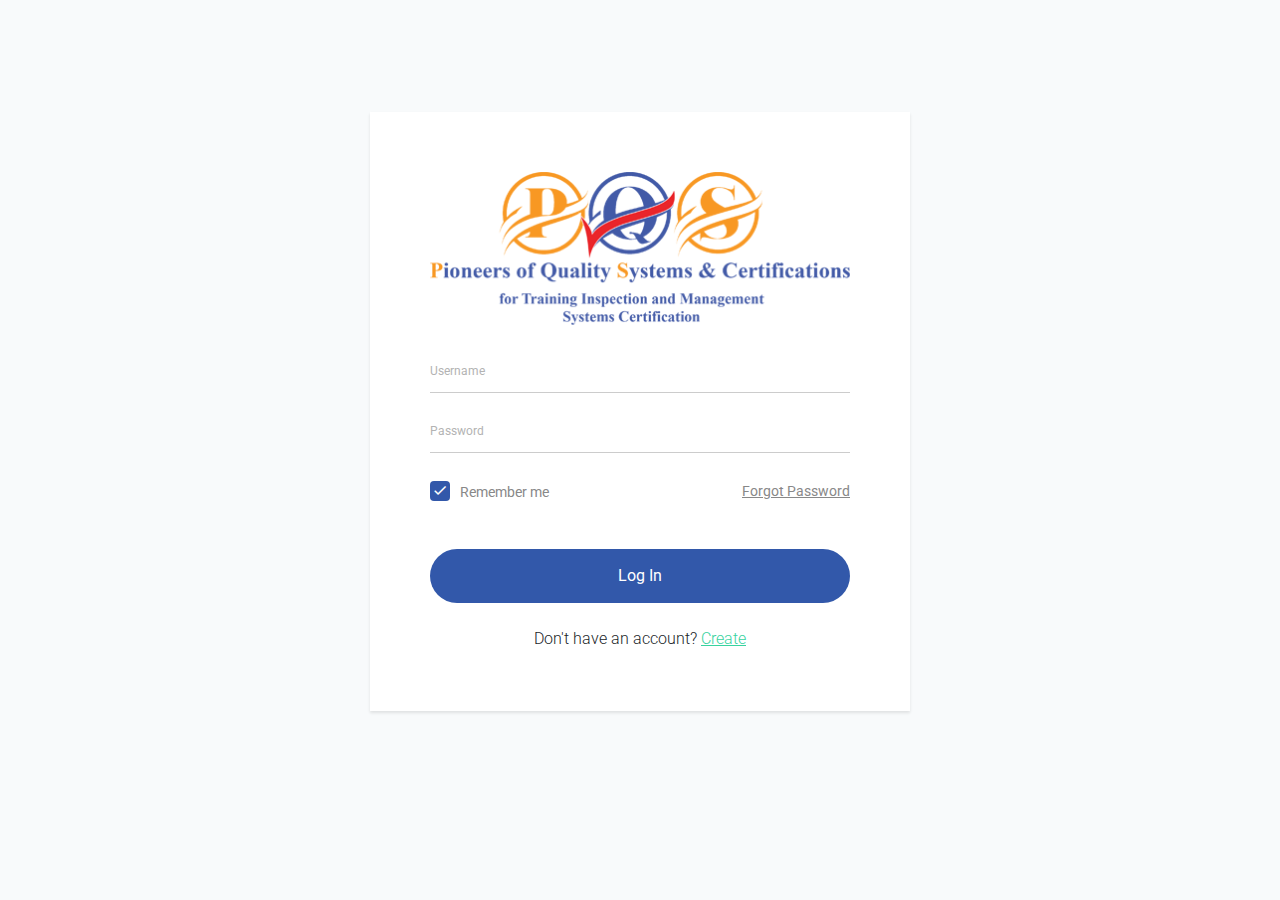
<file: index.html>
<!doctype html>
<html lang="en">
  <head>
    <!-- Required meta tags -->
    <meta charset="utf-8">
    <meta name="viewport" content="width=device-width, initial-scale=1, shrink-to-fit=no">
    <link href="https://fonts.googleapis.com/css?family=Roboto:300,400&display=swap" rel="stylesheet">
    <link rel="stylesheet" href="fonts/icomoon/style.css">
    <!-- Bootstrap CSS -->
    <link rel="stylesheet" href="css/bootstrap.min.css">
    <!-- Style -->
    <link rel="stylesheet" href="css/style.css">
    <title>PQS System</title>
  </head>

  <body>
   <div class="content">
    <div class="container">
      <div class="row justify-content-center">
        <div class="col-md-6 contents">
          <div class="row justify-content-center">
            <div class="col-md-12">
              <div class="form-block">
                  <div class="mb-4">
                  <img class="img-fluid" src="img/pqs_logo.png"/>
                </div>

                <form action="dash.html" method="post">
                  <div class="form-group first">
                    <label for="username">Username</label>
                    <input type="text" class="form-control" id="username">

                  </div>
                  <div class="form-group last mb-4">
                    <label for="password">Password</label>
                    <input type="password" class="form-control" id="password">
                    
                  </div>
                  
                  <div class="d-flex mb-5 align-items-center">
                    <label class="control control--checkbox mb-0"><span class="caption">Remember me</span>
                      <input type="checkbox" checked="checked"/>
                      <div class="control__indicator"></div>
                    </label>
                    <span class="ml-auto"><a href="#" class="forgot-pass">Forgot Password</a></span> 
                  </div>
                  
                  <input type="submit" value="Log In" class="btn btn-pill text-white btn-block">
                  
                  <div class="text-center mt-4 font-weight-light">
                    Don't have an account? <a href="#" class="text-primary">Create</a>
                  </div>

                </form>
              </div>
            </div>
          </div>
        </div>
      </div>
    </div>
  </div>
    <script src="js/jquery-3.3.1.min.js"></script>
    <script src="js/popper.min.js"></script>
    <script src="js/bootstrap.min.js"></script>
    <script src="js/main.js"></script>
  </body>
</html>
</file>
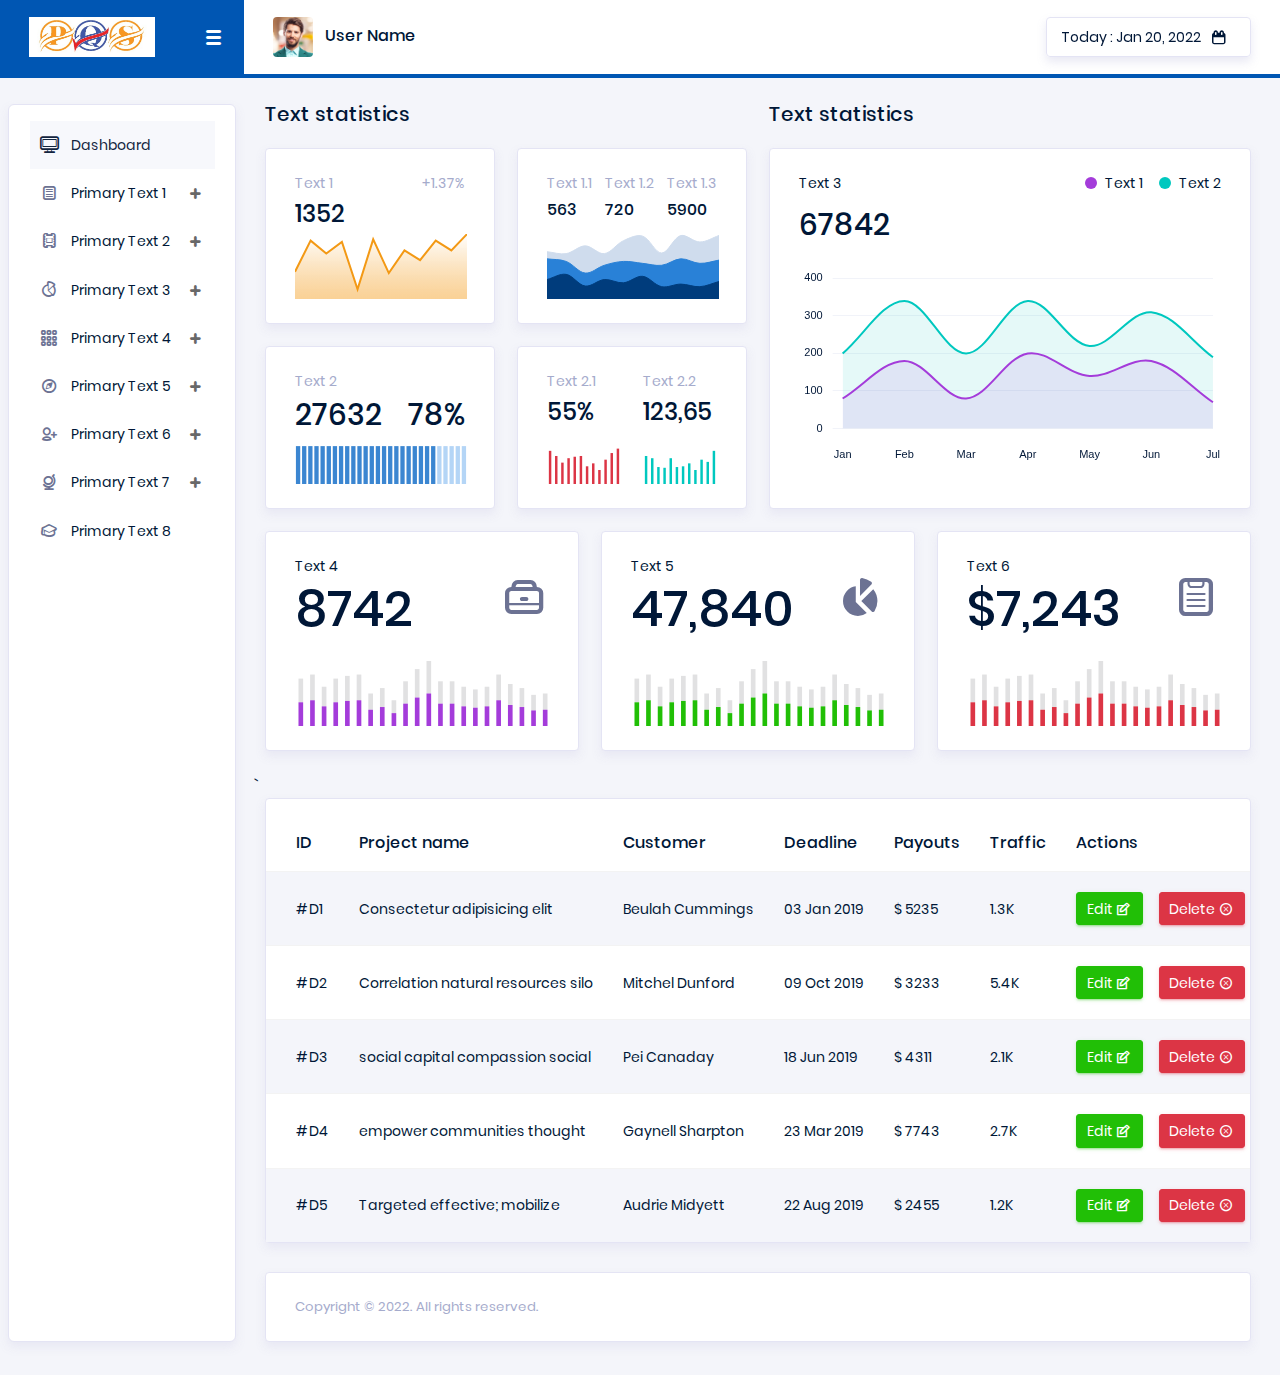
<file: dash.html>
<!DOCTYPE html>
<html lang="en">

<head>
  <!-- Required meta tags -->
  <meta charset="utf-8">
  <meta name="viewport" content="width=device-width, initial-scale=1, shrink-to-fit=no">
  <title>PQS Dashboard</title>

  <link rel="stylesheet" href="css/typicons/typicons.css">
  <link rel="stylesheet" href="css/vendor.bundle.base.css">
  
  <link rel="stylesheet" href="css/dash.css">
  <!-- <link rel="shortcut icon" href="img/favicon.png" /> -->

  
</head>

<body>


  <div class="container-scroller">
    <!-- partial:partials/_navbar.html -->
    <nav class="navbar col-lg-12 col-12 p-0 fixed-top d-flex flex-row">
      <div class="navbar-brand-wrapper d-flex justify-content-center">
        <div class="navbar-brand-inner-wrapper d-flex justify-content-between align-items-center w-100">
          <a class="navbar-brand brand-logo" href="dash.html"><img src="img/pqs_logo.jpeg" alt="logo"/></a>
          <!-- <a class="navbar-brand brand-logo-mini" href="index.html"><img src="images/logo-mini.svg" alt="logo"/></a> -->

          <button class="navbar-toggler navbar-toggler align-self-center" type="button" data-toggle="minimize">
            <span class="typcn typcn-th-menu"></span>
          </button>

        </div>
      </div>

      <div class="navbar-menu-wrapper d-flex align-items-center justify-content-end">
        <ul class="navbar-nav mr-lg-2">
          <li class="nav-item nav-profile dropdown">
            <a class="nav-link" href="#" data-toggle="dropdown" id="profileDropdown">
              <img src="img/face1.jpg" alt="profile"/>
              <span class="nav-profile-name">User Name</span>
            </a>

            <div class="dropdown-menu dropdown-menu-right navbar-dropdown" aria-labelledby="profileDropdown">
              <a class="dropdown-item">
                <i class="typcn typcn-cog-outline text-primary"></i>
                Settings
              </a>
              <a class="dropdown-item" href="index.html">
                <i class="typcn typcn-eject text-primary"></i>
               Logout
              </a>
            </div>
            
          </li>
        </ul>

        <ul class="navbar-nav navbar-nav-right">
          <li class="nav-item nav-date dropdown">
            <a class="nav-link d-flex justify-content-center align-items-center" href="javascript:;">
              <h6 class="date mb-0">Today : Jan 20, 2022</h6>
              <i class="typcn typcn-calendar"></i>
            </a>
            </li>

            
        </ul>

        <button class="navbar-toggler navbar-toggler-right d-lg-none align-self-center" type="button" data-toggle="offcanvas">
          <span class="typcn typcn-th-menu"></span>
        </button>
      </div>

    </nav>
    
   

    <div class="container-fluid page-body-wrapper">
     
          <!-- side bar -->
      <nav class="sidebar sidebar-offcanvas" id="sidebar">
        <ul class="nav">
          <li class="nav-item">
            <a class="nav-link" href="dash.html">
              <i class="typcn typcn-device-desktop menu-icon"></i>
              <span class="menu-title">Dashboard</span>
              
            </a>
          </li>
          <li class="nav-item">
            <a class="nav-link" data-toggle="collapse" href="#ui-basic" aria-expanded="false" aria-controls="ui-basic">
              <i class="typcn typcn-document-text menu-icon"></i>
              <span class="menu-title">Primary Text 1</span>
              <i class="menu-arrow"></i>
            </a>
            <div class="collapse" id="ui-basic">
              <ul class="nav flex-column sub-menu">
                <li class="nav-item"> <a class="nav-link" href="#">Sub Text 1</a></li>
                <li class="nav-item"> <a class="nav-link" href="#">Sub Text 2</a></li>
                <li class="nav-item"> <a class="nav-link" href="#">Sub Text 2</a></li>
              </ul>
            </div>
          </li>
          <li class="nav-item">
            <a class="nav-link" data-toggle="collapse" href="#form-elements" aria-expanded="false" aria-controls="form-elements">
              <i class="typcn typcn-film menu-icon"></i>
              <span class="menu-title">Primary Text 2</span>
              <i class="menu-arrow"></i>
            </a>
            <div class="collapse" id="form-elements">
              <ul class="nav flex-column sub-menu">
                <li class="nav-item"><a class="nav-link" href="#">Sub Text 1</a></li>
              </ul>
            </div>
          </li>
          <li class="nav-item">
            <a class="nav-link" data-toggle="collapse" href="#charts" aria-expanded="false" aria-controls="charts">
              <i class="typcn typcn-chart-pie-outline menu-icon"></i>
              <span class="menu-title">Primary Text 3</span>
              <i class="menu-arrow"></i>
            </a>
            <div class="collapse" id="charts">
              <ul class="nav flex-column sub-menu">
                <li class="nav-item"> <a class="nav-link" href="#">Sub Text 1</a></li>
              </ul>
            </div>
          </li>
          <li class="nav-item">
            <a class="nav-link" data-toggle="collapse" href="#tables" aria-expanded="false" aria-controls="tables">
              <i class="typcn typcn-th-small-outline menu-icon"></i>
              <span class="menu-title">Primary Text 4</span>
              <i class="menu-arrow"></i>
            </a>
            <div class="collapse" id="tables">
              <ul class="nav flex-column sub-menu">
                <li class="nav-item"> <a class="nav-link" href="#">Sub Text 1</a></li>
              </ul>
            </div>
          </li>
          <li class="nav-item">
            <a class="nav-link" data-toggle="collapse" href="#icons" aria-expanded="false" aria-controls="icons">
              <i class="typcn typcn-compass menu-icon"></i>
              <span class="menu-title">Primary Text 5</span>
              <i class="menu-arrow"></i>
            </a>
            <div class="collapse" id="icons">
              <ul class="nav flex-column sub-menu">
                <li class="nav-item"> <a class="nav-link" href="#">Sub Text 1</a></li>
              </ul>
            </div>
          </li>
          <li class="nav-item">
            <a class="nav-link" data-toggle="collapse" href="#auth" aria-expanded="false" aria-controls="auth">
              <i class="typcn typcn-user-add-outline menu-icon"></i>
              <span class="menu-title">Primary Text 6</span>
              <i class="menu-arrow"></i>
            </a>
            <div class="collapse" id="auth">
              <ul class="nav flex-column sub-menu">
                <li class="nav-item"> <a class="nav-link" href="#"> Sub Text 1 </a></li>
                <li class="nav-item"> <a class="nav-link" href="#"> Sub Text 2 </a></li>
              </ul>
            </div>
          </li>
          <li class="nav-item">
            <a class="nav-link" data-toggle="collapse" href="#error" aria-expanded="false" aria-controls="error">
              <i class="typcn typcn-globe-outline menu-icon"></i>
              <span class="menu-title">Primary Text 7</span>
              <i class="menu-arrow"></i>
            </a>
            <div class="collapse" id="error">
              <ul class="nav flex-column sub-menu">
                <li class="nav-item"> <a class="nav-link" href="#"> Sub Text 1 </a></li>
                <li class="nav-item"> <a class="nav-link" href="#"> Sub Text 2</a></li>
              </ul>
            </div>
          </li>
          <li class="nav-item">
            <a class="nav-link" href="#">
              <i class="typcn typcn-mortar-board menu-icon"></i>
              <span class="menu-title">Primary Text 8</span>
            </a>
          </li>
        </ul>
      </nav>

      <!-- partial -->
      <div class="main-panel">
        <div class="content-wrapper">

          <div class="row">
            <div class="col-xl-6 grid-margin stretch-card flex-column">
                <h5 class="mb-2 text-titlecase mb-4">Text statistics</h5>
              <div class="row">
                <div class="col-md-6 grid-margin stretch-card">
                  <div class="card">
                    <div class="card-body d-flex flex-column justify-content-between">
                      <div class="d-flex justify-content-between align-items-center mb-2">
                        <p class="mb-0 text-muted">Text 1</p>
                        <p class="mb-0 text-muted">+1.37%</p>
                      </div>
                      <h4>1352</h4>
                      <canvas id="transactions-chart" class="mt-auto" height="65"></canvas>
                    </div>
                  </div>
                </div>

                <div class="col-md-6 grid-margin stretch-card">
                  <div class="card">
                    <div class="card-body d-flex flex-column justify-content-between">
                      <div class="d-flex justify-content-between align-items-center mb-2">
                        <div>
                          <p class="mb-2 text-muted">Text 1.1</p>
                          <h6 class="mb-0">563</h6>
                        </div>
                        <div>
                          <p class="mb-2 text-muted">Text 1.2</p>
                          <h6 class="mb-0">720</h6>
                        </div>
                        <div>
                          <p class="mb-2 text-muted">Text 1.3</p>
                          <h6 class="mb-0">5900</h6>
                        </div>
                      </div>
                      <canvas id="sales-chart-a" class="mt-auto" height="65"></canvas>
                    </div>
                  </div>
                </div>
              </div>

              <div class="row h-100">
                <div class="col-md-6 stretch-card grid-margin grid-margin-md-0">
                  <div class="card">
                    <div class="card-body d-flex flex-column justify-content-between">
                      <p class="text-muted">Text 2</p>
                      <div class="d-flex justify-content-between align-items-center mb-2">
                        <h3 class="mb-">27632</h3>
                        <h3 class="mb-">78%</h3>
                      </div>
                      <canvas id="sales-chart-b" class="mt-auto" height="38"></canvas>
                    </div>
                  </div>
                </div>
                <div class="col-md-6 stretch-card">
                  <div class="card">
                    <div class="card-body">
                      <div class="row h-100">
                        <div class="col-6 d-flex flex-column justify-content-between">
                          <p class="text-muted">Text 2.1</p>
                          <h4>55%</h4>
                          <canvas id="cpu-chart" class="mt-auto"></canvas>
                        </div>
                        <div class="col-6 d-flex flex-column justify-content-between">
                          <p class="text-muted">Text 2.2</p>
                          <h4>123,65</h4>
                          <canvas id="memory-chart" class="mt-auto"></canvas>
                        </div>
                      </div>
                    </div>
                  </div>
                </div>
              </div>
            </div>

            <div class="col-xl-6 grid-margin stretch-card flex-column">
              <h5 class="mb-2 text-titlecase mb-4">Text statistics</h5>
              <div class="row h-100">
                <div class="col-md-12 stretch-card">
                  <div class="card">
                    <div class="card-body">
                      <div class="d-flex justify-content-between align-items-start flex-wrap">
                        <div>
                          <p class="mb-3">Text 3</p>
                          <h3>67842</h3>
                        </div>
                        <div id="income-chart-legend" class="d-flex flex-wrap mt-1 mt-md-0"></div>
                      </div>
                      <canvas id="income-chart"></canvas>
                    </div>
                  </div>
                </div>
              </div>
            </div>
          </div>

         

          <div class="row">
            <div class="col-md-4 grid-margin stretch-card">
              <div class="card">
                <div class="card-body">
                  <div class="d-flex align-items-center justify-content-between justify-content-md-center justify-content-xl-between flex-wrap mb-4">
                    <div>
                      <p class="mb-2 text-md-center text-lg-left">Text 4</p>
                      <h1 class="mb-0">8742</h1>
                    </div>
                    <i class="typcn typcn-briefcase icon-xl text-secondary"></i>
                  </div>
                  <canvas id="expense-chart" height="80"></canvas>
                </div>
              </div>
            </div>
            <div class="col-md-4 grid-margin stretch-card">
              <div class="card">
                <div class="card-body">
                  <div class="d-flex align-items-center justify-content-between justify-content-md-center justify-content-xl-between flex-wrap mb-4">
                    <div>
                      <p class="mb-2 text-md-center text-lg-left">Text 5</p>
                      <h1 class="mb-0">47,840</h1>
                    </div>
                    <i class="typcn typcn-chart-pie icon-xl text-secondary"></i>
                  </div>
                  <canvas id="budget-chart" height="80"></canvas>
                </div>
              </div>
            </div>

            <div class="col-md-4 grid-margin stretch-card">
              <div class="card">
                <div class="card-body">
                  <div class="d-flex align-items-center justify-content-between justify-content-md-center justify-content-xl-between flex-wrap mb-4">
                    <div>
                      <p class="mb-2 text-md-center text-lg-left">Text 6</p>
                      <h1 class="mb-0">$7,243</h1>
                    </div>
                    <i class="typcn typcn-clipboard icon-xl text-secondary"></i>
                  </div>
                  <canvas id="balance-chart" height="80"></canvas>
                </div>
              </div>
            </div>`

          </div>

          <div class="row">
            <div class="col-md-12">
              <div class="card">
                <div class="table-responsive pt-3">
                  <table class="table table-striped project-orders-table">
                    <thead>
                      <tr>
                        <th class="ml-5">ID</th>
                        <th>Project name</th>
                        <th>Customer</th>
                        <th>Deadline</th>
                        <th>Payouts	</th>
                        <th>Traffic</th>
                        <th>Actions</th>
                      </tr>
                    </thead>
                    <tbody>
                      <tr>
                        <td>#D1</td>
                        <td>Consectetur adipisicing elit </td>
                        <td>Beulah Cummings</td>
                        <td>03 Jan 2019</td>
                        <td>$ 5235</td>
                        <td>1.3K</td>
                        <td>
                          <div class="d-flex align-items-center">
                            <button type="button" class="btn btn-success btn-sm btn-icon-text mr-3">
                              Edit
                              <i class="typcn typcn-edit btn-icon-append"></i>                          
                            </button>
                            <button type="button" class="btn btn-danger btn-sm btn-icon-text">
                              Delete
                              <i class="typcn typcn-delete-outline btn-icon-append"></i>                          
                            </button>
                          </div>
                        </td>
                      </tr>
                      <tr>
                        <td>#D2</td>
                        <td>Correlation natural resources silo</td>
                        <td>Mitchel Dunford</td>
                        <td>09 Oct 2019</td>
                        <td>$ 3233</td>
                        <td>5.4K</td>
                        <td>
                          <div class="d-flex align-items-center">
                            <button type="button" class="btn btn-success btn-sm btn-icon-text mr-3">
                              Edit
                              <i class="typcn typcn-edit btn-icon-append"></i>                          
                            </button>
                            <button type="button" class="btn btn-danger btn-sm btn-icon-text">
                              Delete
                              <i class="typcn typcn-delete-outline btn-icon-append"></i>                          
                            </button>
                          </div>
                        </td>
                      </tr>
                      <tr>
                        <td>#D3</td>
                        <td>social capital compassion social</td>
                        <td>Pei Canaday</td>
                        <td>18 Jun 2019</td>
                        <td>$ 4311</td>
                        <td>2.1K</td>
                        <td>
                          <div class="d-flex align-items-center">
                            <button type="button" class="btn btn-success btn-sm btn-icon-text mr-3">
                              Edit
                              <i class="typcn typcn-edit btn-icon-append"></i>                          
                            </button>
                            <button type="button" class="btn btn-danger btn-sm btn-icon-text">
                              Delete
                              <i class="typcn typcn-delete-outline btn-icon-append"></i>                          
                            </button>
                          </div>
                        </td>
                      </tr>
                      <tr>
                        <td>#D4</td>
                        <td>empower communities thought</td>
                        <td>Gaynell Sharpton</td>
                        <td>23 Mar 2019</td>
                        <td>$ 7743</td>
                        <td>2.7K</td>
                        <td>
                          <div class="d-flex align-items-center">
                            <button type="button" class="btn btn-success btn-sm btn-icon-text mr-3">
                              Edit
                              <i class="typcn typcn-edit btn-icon-append"></i>                          
                            </button>
                            <button type="button" class="btn btn-danger btn-sm btn-icon-text">
                              Delete
                              <i class="typcn typcn-delete-outline btn-icon-append"></i>                          
                            </button>
                          </div>
                        </td>
                      </tr>
                      <tr>
                        <td>#D5</td>
                        <td> Targeted effective; mobilize </td>
                        <td>Audrie Midyett</td>
                        <td>22 Aug 2019</td>
                        <td>$ 2455</td>
                        <td>1.2K</td>
                        <td>
                          <div class="d-flex align-items-center">
                            <button type="button" class="btn btn-success btn-sm btn-icon-text mr-3">
                              Edit
                              <i class="typcn typcn-edit btn-icon-append"></i>                          
                            </button>
                            <button type="button" class="btn btn-danger btn-sm btn-icon-text">
                              Delete
                              <i class="typcn typcn-delete-outline btn-icon-append"></i>                          
                            </button>
                          </div>
                        </td>
                      </tr>
                    </tbody>
                  </table>
                </div>
              </div>
            </div>
          </div>

        </div>
        <!-- content-wrapper ends -->
        <!-- partial:partials/_footer.html -->
        <footer class="footer">
            <div class="card">
                <div class="card-body">
                    <div class="d-sm-flex justify-content-center justify-content-sm-between">
                        <span class="text-muted text-center text-sm-left d-block d-sm-inline-block">Copyright © 2022. All rights reserved.</span>
                    </div>
                </div>    
            </div>        
        </footer>
        <!-- partial -->
      </div>
      <!-- main-panel ends -->
    </div>
    <!-- page-body-wrapper ends -->
  </div>
  <!-- container-scroller -->

  <!-- base:js -->
  <script src="js/dash/vendor.bundle.base.js"></script>
  <!-- endinject -->
  <!-- Plugin js for this page-->
  <script src="js/dash/Chart.min.js"></script>
  <!-- End plugin js for this page-->
  <!-- inject:js -->
  <script src="js/dash/off-canvas.js"></script>
  <script src="js/dash/hoverable-collapse.js"></script>
  <script src="js/dash/template.js"></script>
  <script src="js/dash/settings.js"></script>
  <script src="js/dash/todolist.js"></script>
  <!-- endinject -->
  <!-- Custom js for this page-->
  <script src="js/dash/dashboard.js"></script>
  <!-- End custom js for this page-->
</body>

</html>
</file>
<file: fonts/icomoon/style.css>
@font-face {
  font-family: 'icomoon';
  src:  url('fonts/icomoon.eot?10si43');
  src:  url('fonts/icomoon.eot?10si43#iefix') format('embedded-opentype'),
    url('fonts/icomoon.ttf?10si43') format('truetype'),
    url('fonts/icomoon.woff?10si43') format('woff'),
    url('fonts/icomoon.svg?10si43#icomoon') format('svg');
  font-weight: normal;
  font-style: normal;
}

[class^="icon-"], [class*=" icon-"] {
  /* use !important to prevent issues with browser extensions that change fonts */
  font-family: 'icomoon' !important;
  speak: none;
  font-style: normal;
  font-weight: normal;
  font-variant: normal;
  text-transform: none;
  line-height: 1;

  /* Better Font Rendering =========== */
  -webkit-font-smoothing: antialiased;
  -moz-osx-font-smoothing: grayscale;
}

.icon-asterisk:before {
  content: "\f069";
}
.icon-plus:before {
  content: "\f067";
}
.icon-question:before {
  content: "\f128";
}
.icon-minus:before {
  content: "\f068";
}
.icon-glass:before {
  content: "\f000";
}
.icon-music:before {
  content: "\f001";
}
.icon-search:before {
  content: "\f002";
}
.icon-envelope-o:before {
  content: "\f003";
}
.icon-heart:before {
  content: "\f004";
}
.icon-star:before {
  content: "\f005";
}
.icon-star-o:before {
  content: "\f006";
}
.icon-user:before {
  content: "\f007";
}
.icon-film:before {
  content: "\f008";
}
.icon-th-large:before {
  content: "\f009";
}
.icon-th:before {
  content: "\f00a";
}
.icon-th-list:before {
  content: "\f00b";
}
.icon-check:before {
  content: "\f00c";
}
.icon-close:before {
  content: "\f00d";
}
.icon-remove:before {
  content: "\f00d";
}
.icon-times:before {
  content: "\f00d";
}
.icon-search-plus:before {
  content: "\f00e";
}
.icon-search-minus:before {
  content: "\f010";
}
.icon-power-off:before {
  content: "\f011";
}
.icon-signal:before {
  content: "\f012";
}
.icon-cog:before {
  content: "\f013";
}
.icon-gear:before {
  content: "\f013";
}
.icon-trash-o:before {
  content: "\f014";
}
.icon-home:before {
  content: "\f015";
}
.icon-file-o:before {
  content: "\f016";
}
.icon-clock-o:before {
  content: "\f017";
}
.icon-road:before {
  content: "\f018";
}
.icon-download:before {
  content: "\f019";
}
.icon-arrow-circle-o-down:before {
  content: "\f01a";
}
.icon-arrow-circle-o-up:before {
  content: "\f01b";
}
.icon-inbox:before {
  content: "\f01c";
}
.icon-play-circle-o:before {
  content: "\f01d";
}
.icon-repeat:before {
  content: "\f01e";
}
.icon-rotate-right:before {
  content: "\f01e";
}
.icon-refresh:before {
  content: "\f021";
}
.icon-list-alt:before {
  content: "\f022";
}
.icon-lock:before {
  content: "\f023";
}
.icon-flag:before {
  content: "\f024";
}
.icon-headphones:before {
  content: "\f025";
}
.icon-volume-off:before {
  content: "\f026";
}
.icon-volume-down:before {
  content: "\f027";
}
.icon-volume-up:before {
  content: "\f028";
}
.icon-qrcode:before {
  content: "\f029";
}
.icon-barcode:before {
  content: "\f02a";
}
.icon-tag:before {
  content: "\f02b";
}
.icon-tags:before {
  content: "\f02c";
}
.icon-book:before {
  content: "\f02d";
}
.icon-bookmark:before {
  content: "\f02e";
}
.icon-print:before {
  content: "\f02f";
}
.icon-camera:before {
  content: "\f030";
}
.icon-font:before {
  content: "\f031";
}
.icon-bold:before {
  content: "\f032";
}
.icon-italic:before {
  content: "\f033";
}
.icon-text-height:before {
  content: "\f034";
}
.icon-text-width:before {
  content: "\f035";
}
.icon-align-left:before {
  content: "\f036";
}
.icon-align-center:before {
  content: "\f037";
}
.icon-align-right:before {
  content: "\f038";
}
.icon-align-justify:before {
  content: "\f039";
}
.icon-list:before {
  content: "\f03a";
}
.icon-dedent:before {
  content: "\f03b";
}
.icon-outdent:before {
  content: "\f03b";
}
.icon-indent:before {
  content: "\f03c";
}
.icon-video-camera:before {
  content: "\f03d";
}
.icon-image:before {
  content: "\f03e";
}
.icon-photo:before {
  content: "\f03e";
}
.icon-picture-o:before {
  content: "\f03e";
}
.icon-pencil:before {
  content: "\f040";
}
.icon-map-marker:before {
  content: "\f041";
}
.icon-adjust:before {
  content: "\f042";
}
.icon-tint:before {
  content: "\f043";
}
.icon-edit:before {
  content: "\f044";
}
.icon-pencil-square-o:before {
  content: "\f044";
}
.icon-share-square-o:before {
  content: "\f045";
}
.icon-check-square-o:before {
  content: "\f046";
}
.icon-arrows:before {
  content: "\f047";
}
.icon-step-backward:before {
  content: "\f048";
}
.icon-fast-backward:before {
  content: "\f049";
}
.icon-backward:before {
  content: "\f04a";
}
.icon-play:before {
  content: "\f04b";
}
.icon-pause:before {
  content: "\f04c";
}
.icon-stop:before {
  content: "\f04d";
}
.icon-forward:before {
  content: "\f04e";
}
.icon-fast-forward:before {
  content: "\f050";
}
.icon-step-forward:before {
  content: "\f051";
}
.icon-eject:before {
  content: "\f052";
}
.icon-chevron-left:before {
  content: "\f053";
}
.icon-chevron-right:before {
  content: "\f054";
}
.icon-plus-circle:before {
  content: "\f055";
}
.icon-minus-circle:before {
  content: "\f056";
}
.icon-times-circle:before {
  content: "\f057";
}
.icon-check-circle:before {
  content: "\f058";
}
.icon-question-circle:before {
  content: "\f059";
}
.icon-info-circle:before {
  content: "\f05a";
}
.icon-crosshairs:before {
  content: "\f05b";
}
.icon-times-circle-o:before {
  content: "\f05c";
}
.icon-check-circle-o:before {
  content: "\f05d";
}
.icon-ban:before {
  content: "\f05e";
}
.icon-arrow-left:before {
  content: "\f060";
}
.icon-arrow-right:before {
  content: "\f061";
}
.icon-arrow-up:before {
  content: "\f062";
}
.icon-arrow-down:before {
  content: "\f063";
}
.icon-mail-forward:before {
  content: "\f064";
}
.icon-share:before {
  content: "\f064";
}
.icon-expand:before {
  content: "\f065";
}
.icon-compress:before {
  content: "\f066";
}
.icon-exclamation-circle:before {
  content: "\f06a";
}
.icon-gift:before {
  content: "\f06b";
}
.icon-leaf:before {
  content: "\f06c";
}
.icon-fire:before {
  content: "\f06d";
}
.icon-eye:before {
  content: "\f06e";
}
.icon-eye-slash:before {
  content: "\f070";
}
.icon-exclamation-triangle:before {
  content: "\f071";
}
.icon-warning:before {
  content: "\f071";
}
.icon-plane:before {
  content: "\f072";
}
.icon-calendar:before {
  content: "\f073";
}
.icon-random:before {
  content: "\f074";
}
.icon-comment:before {
  content: "\f075";
}
.icon-magnet:before {
  content: "\f076";
}
.icon-chevron-up:before {
  content: "\f077";
}
.icon-chevron-down:before {
  content: "\f078";
}
.icon-retweet:before {
  content: "\f079";
}
.icon-shopping-cart:before {
  content: "\f07a";
}
.icon-folder:before {
  content: "\f07b";
}
.icon-folder-open:before {
  content: "\f07c";
}
.icon-arrows-v:before {
  content: "\f07d";
}
.icon-arrows-h:before {
  content: "\f07e";
}
.icon-bar-chart:before {
  content: "\f080";
}
.icon-bar-chart-o:before {
  content: "\f080";
}
.icon-twitter-square:before {
  content: "\f081";
}
.icon-facebook-square:before {
  content: "\f082";
}
.icon-camera-retro:before {
  content: "\f083";
}
.icon-key:before {
  content: "\f084";
}
.icon-cogs:before {
  content: "\f085";
}
.icon-gears:before {
  content: "\f085";
}
.icon-comments:before {
  content: "\f086";
}
.icon-thumbs-o-up:before {
  content: "\f087";
}
.icon-thumbs-o-down:before {
  content: "\f088";
}
.icon-star-half:before {
  content: "\f089";
}
.icon-heart-o:before {
  content: "\f08a";
}
.icon-sign-out:before {
  content: "\f08b";
}
.icon-linkedin-square:before {
  content: "\f08c";
}
.icon-thumb-tack:before {
  content: "\f08d";
}
.icon-external-link:before {
  content: "\f08e";
}
.icon-sign-in:before {
  content: "\f090";
}
.icon-trophy:before {
  content: "\f091";
}
.icon-github-square:before {
  content: "\f092";
}
.icon-upload:before {
  content: "\f093";
}
.icon-lemon-o:before {
  content: "\f094";
}
.icon-phone:before {
  content: "\f095";
}
.icon-square-o:before {
  content: "\f096";
}
.icon-bookmark-o:before {
  content: "\f097";
}
.icon-phone-square:before {
  content: "\f098";
}
.icon-twitter:before {
  content: "\f099";
}
.icon-facebook:before {
  content: "\f09a";
}
.icon-facebook-f:before {
  content: "\f09a";
}
.icon-github:before {
  content: "\f09b";
}
.icon-unlock:before {
  content: "\f09c";
}
.icon-credit-card:before {
  content: "\f09d";
}
.icon-feed:before {
  content: "\f09e";
}
.icon-rss:before {
  content: "\f09e";
}
.icon-hdd-o:before {
  content: "\f0a0";
}
.icon-bullhorn:before {
  content: "\f0a1";
}
.icon-bell-o:before {
  content: "\f0a2";
}
.icon-certificate:before {
  content: "\f0a3";
}
.icon-hand-o-right:before {
  content: "\f0a4";
}
.icon-hand-o-left:before {
  content: "\f0a5";
}
.icon-hand-o-up:before {
  content: "\f0a6";
}
.icon-hand-o-down:before {
  content: "\f0a7";
}
.icon-arrow-circle-left:before {
  content: "\f0a8";
}
.icon-arrow-circle-right:before {
  content: "\f0a9";
}
.icon-arrow-circle-up:before {
  content: "\f0aa";
}
.icon-arrow-circle-down:before {
  content: "\f0ab";
}
.icon-globe:before {
  content: "\f0ac";
}
.icon-wrench:before {
  content: "\f0ad";
}
.icon-tasks:before {
  content: "\f0ae";
}
.icon-filter:before {
  content: "\f0b0";
}
.icon-briefcase:before {
  content: "\f0b1";
}
.icon-arrows-alt:before {
  content: "\f0b2";
}
.icon-group:before {
  content: "\f0c0";
}
.icon-users:before {
  content: "\f0c0";
}
.icon-chain:before {
  content: "\f0c1";
}
.icon-link:before {
  content: "\f0c1";
}
.icon-cloud:before {
  content: "\f0c2";
}
.icon-flask:before {
  content: "\f0c3";
}
.icon-cut:before {
  content: "\f0c4";
}
.icon-scissors:before {
  content: "\f0c4";
}
.icon-copy:before {
  content: "\f0c5";
}
.icon-files-o:before {
  content: "\f0c5";
}
.icon-paperclip:before {
  content: "\f0c6";
}
.icon-floppy-o:before {
  content: "\f0c7";
}
.icon-save:before {
  content: "\f0c7";
}
.icon-square:before {
  content: "\f0c8";
}
.icon-bars:before {
  content: "\f0c9";
}
.icon-navicon:before {
  content: "\f0c9";
}
.icon-reorder:before {
  content: "\f0c9";
}
.icon-list-ul:before {
  content: "\f0ca";
}
.icon-list-ol:before {
  content: "\f0cb";
}
.icon-strikethrough:before {
  content: "\f0cc";
}
.icon-underline:before {
  content: "\f0cd";
}
.icon-table:before {
  content: "\f0ce";
}
.icon-magic:before {
  content: "\f0d0";
}
.icon-truck:before {
  content: "\f0d1";
}
.icon-pinterest:before {
  content: "\f0d2";
}
.icon-pinterest-square:before {
  content: "\f0d3";
}
.icon-google-plus-square:before {
  content: "\f0d4";
}
.icon-google-plus:before {
  content: "\f0d5";
}
.icon-money:before {
  content: "\f0d6";
}
.icon-caret-down:before {
  content: "\f0d7";
}
.icon-caret-up:before {
  content: "\f0d8";
}
.icon-caret-left:before {
  content: "\f0d9";
}
.icon-caret-right:before {
  content: "\f0da";
}
.icon-columns:before {
  content: "\f0db";
}
.icon-sort:before {
  content: "\f0dc";
}
.icon-unsorted:before {
  content: "\f0dc";
}
.icon-sort-desc:before {
  content: "\f0dd";
}
.icon-sort-down:before {
  content: "\f0dd";
}
.icon-sort-asc:before {
  content: "\f0de";
}
.icon-sort-up:before {
  content: "\f0de";
}
.icon-envelope:before {
  content: "\f0e0";
}
.icon-linkedin:before {
  content: "\f0e1";
}
.icon-rotate-left:before {
  content: "\f0e2";
}
.icon-undo:before {
  content: "\f0e2";
}
.icon-gavel:before {
  content: "\f0e3";
}
.icon-legal:before {
  content: "\f0e3";
}
.icon-dashboard:before {
  content: "\f0e4";
}
.icon-tachometer:before {
  content: "\f0e4";
}
.icon-comment-o:before {
  content: "\f0e5";
}
.icon-comments-o:before {
  content: "\f0e6";
}
.icon-bolt:before {
  content: "\f0e7";
}
.icon-flash:before {
  content: "\f0e7";
}
.icon-sitemap:before {
  content: "\f0e8";
}
.icon-umbrella:before {
  content: "\f0e9";
}
.icon-clipboard:before {
  content: "\f0ea";
}
.icon-paste:before {
  content: "\f0ea";
}
.icon-lightbulb-o:before {
  content: "\f0eb";
}
.icon-exchange:before {
  content: "\f0ec";
}
.icon-cloud-download:before {
  content: "\f0ed";
}
.icon-cloud-upload:before {
  content: "\f0ee";
}
.icon-user-md:before {
  content: "\f0f0";
}
.icon-stethoscope:before {
  content: "\f0f1";
}
.icon-suitcase:before {
  content: "\f0f2";
}
.icon-bell:before {
  content: "\f0f3";
}
.icon-coffee:before {
  content: "\f0f4";
}
.icon-cutlery:before {
  content: "\f0f5";
}
.icon-file-text-o:before {
  content: "\f0f6";
}
.icon-building-o:before {
  content: "\f0f7";
}
.icon-hospital-o:before {
  content: "\f0f8";
}
.icon-ambulance:before {
  content: "\f0f9";
}
.icon-medkit:before {
  content: "\f0fa";
}
.icon-fighter-jet:before {
  content: "\f0fb";
}
.icon-beer:before {
  content: "\f0fc";
}
.icon-h-square:before {
  content: "\f0fd";
}
.icon-plus-square:before {
  content: "\f0fe";
}
.icon-angle-double-left:before {
  content: "\f100";
}
.icon-angle-double-right:before {
  content: "\f101";
}
.icon-angle-double-up:before {
  content: "\f102";
}
.icon-angle-double-down:before {
  content: "\f103";
}
.icon-angle-left:before {
  content: "\f104";
}
.icon-angle-right:before {
  content: "\f105";
}
.icon-angle-up:before {
  content: "\f106";
}
.icon-angle-down:before {
  content: "\f107";
}
.icon-desktop:before {
  content: "\f108";
}
.icon-laptop:before {
  content: "\f109";
}
.icon-tablet:before {
  content: "\f10a";
}
.icon-mobile:before {
  content: "\f10b";
}
.icon-mobile-phone:before {
  content: "\f10b";
}
.icon-circle-o:before {
  content: "\f10c";
}
.icon-quote-left:before {
  content: "\f10d";
}
.icon-quote-right:before {
  content: "\f10e";
}
.icon-spinner:before {
  content: "\f110";
}
.icon-circle:before {
  content: "\f111";
}
.icon-mail-reply:before {
  content: "\f112";
}
.icon-reply:before {
  content: "\f112";
}
.icon-github-alt:before {
  content: "\f113";
}
.icon-folder-o:before {
  content: "\f114";
}
.icon-folder-open-o:before {
  content: "\f115";
}
.icon-smile-o:before {
  content: "\f118";
}
.icon-frown-o:before {
  content: "\f119";
}
.icon-meh-o:before {
  content: "\f11a";
}
.icon-gamepad:before {
  content: "\f11b";
}
.icon-keyboard-o:before {
  content: "\f11c";
}
.icon-flag-o:before {
  content: "\f11d";
}
.icon-flag-checkered:before {
  content: "\f11e";
}
.icon-terminal:before {
  content: "\f120";
}
.icon-code:before {
  content: "\f121";
}
.icon-mail-reply-all:before {
  content: "\f122";
}
.icon-reply-all:before {
  content: "\f122";
}
.icon-star-half-empty:before {
  content: "\f123";
}
.icon-star-half-full:before {
  content: "\f123";
}
.icon-star-half-o:before {
  content: "\f123";
}
.icon-location-arrow:before {
  content: "\f124";
}
.icon-crop:before {
  content: "\f125";
}
.icon-code-fork:before {
  content: "\f126";
}
.icon-chain-broken:before {
  content: "\f127";
}
.icon-unlink:before {
  content: "\f127";
}
.icon-info:before {
  content: "\f129";
}
.icon-exclamation:before {
  content: "\f12a";
}
.icon-superscript:before {
  content: "\f12b";
}
.icon-subscript:before {
  content: "\f12c";
}
.icon-eraser:before {
  content: "\f12d";
}
.icon-puzzle-piece:before {
  content: "\f12e";
}
.icon-microphone:before {
  content: "\f130";
}
.icon-microphone-slash:before {
  content: "\f131";
}
.icon-shield:before {
  content: "\f132";
}
.icon-calendar-o:before {
  content: "\f133";
}
.icon-fire-extinguisher:before {
  content: "\f134";
}
.icon-rocket:before {
  content: "\f135";
}
.icon-maxcdn:before {
  content: "\f136";
}
.icon-chevron-circle-left:before {
  content: "\f137";
}
.icon-chevron-circle-right:before {
  content: "\f138";
}
.icon-chevron-circle-up:before {
  content: "\f139";
}
.icon-chevron-circle-down:before {
  content: "\f13a";
}
.icon-html5:before {
  content: "\f13b";
}
.icon-css3:before {
  content: "\f13c";
}
.icon-anchor:before {
  content: "\f13d";
}
.icon-unlock-alt:before {
  content: "\f13e";
}
.icon-bullseye:before {
  content: "\f140";
}
.icon-ellipsis-h:before {
  content: "\f141";
}
.icon-ellipsis-v:before {
  content: "\f142";
}
.icon-rss-square:before {
  content: "\f143";
}
.icon-play-circle:before {
  content: "\f144";
}
.icon-ticket:before {
  content: "\f145";
}
.icon-minus-square:before {
  content: "\f146";
}
.icon-minus-square-o:before {
  content: "\f147";
}
.icon-level-up:before {
  content: "\f148";
}
.icon-level-down:before {
  content: "\f149";
}
.icon-check-square:before {
  content: "\f14a";
}
.icon-pencil-square:before {
  content: "\f14b";
}
.icon-external-link-square:before {
  content: "\f14c";
}
.icon-share-square:before {
  content: "\f14d";
}
.icon-compass:before {
  content: "\f14e";
}
.icon-caret-square-o-down:before {
  content: "\f150";
}
.icon-toggle-down:before {
  content: "\f150";
}
.icon-caret-square-o-up:before {
  content: "\f151";
}
.icon-toggle-up:before {
  content: "\f151";
}
.icon-caret-square-o-right:before {
  content: "\f152";
}
.icon-toggle-right:before {
  content: "\f152";
}
.icon-eur:before {
  content: "\f153";
}
.icon-euro:before {
  content: "\f153";
}
.icon-gbp:before {
  content: "\f154";
}
.icon-dollar:before {
  content: "\f155";
}
.icon-usd:before {
  content: "\f155";
}
.icon-inr:before {
  content: "\f156";
}
.icon-rupee:before {
  content: "\f156";
}
.icon-cny:before {
  content: "\f157";
}
.icon-jpy:before {
  content: "\f157";
}
.icon-rmb:before {
  content: "\f157";
}
.icon-yen:before {
  content: "\f157";
}
.icon-rouble:before {
  content: "\f158";
}
.icon-rub:before {
  content: "\f158";
}
.icon-ruble:before {
  content: "\f158";
}
.icon-krw:before {
  content: "\f159";
}
.icon-won:before {
  content: "\f159";
}
.icon-bitcoin:before {
  content: "\f15a";
}
.icon-btc:before {
  content: "\f15a";
}
.icon-file:before {
  content: "\f15b";
}
.icon-file-text:before {
  content: "\f15c";
}
.icon-sort-alpha-asc:before {
  content: "\f15d";
}
.icon-sort-alpha-desc:before {
  content: "\f15e";
}
.icon-sort-amount-asc:before {
  content: "\f160";
}
.icon-sort-amount-desc:before {
  content: "\f161";
}
.icon-sort-numeric-asc:before {
  content: "\f162";
}
.icon-sort-numeric-desc:before {
  content: "\f163";
}
.icon-thumbs-up:before {
  content: "\f164";
}
.icon-thumbs-down:before {
  content: "\f165";
}
.icon-youtube-square:before {
  content: "\f166";
}
.icon-youtube:before {
  content: "\f167";
}
.icon-xing:before {
  content: "\f168";
}
.icon-xing-square:before {
  content: "\f169";
}
.icon-youtube-play:before {
  content: "\f16a";
}
.icon-dropbox:before {
  content: "\f16b";
}
.icon-stack-overflow:before {
  content: "\f16c";
}
.icon-instagram:before {
  content: "\f16d";
}
.icon-flickr:before {
  content: "\f16e";
}
.icon-adn:before {
  content: "\f170";
}
.icon-bitbucket:before {
  content: "\f171";
}
.icon-bitbucket-square:before {
  content: "\f172";
}
.icon-tumblr:before {
  content: "\f173";
}
.icon-tumblr-square:before {
  content: "\f174";
}
.icon-long-arrow-down:before {
  content: "\f175";
}
.icon-long-arrow-up:before {
  content: "\f176";
}
.icon-long-arrow-left:before {
  content: "\f177";
}
.icon-long-arrow-right:before {
  content: "\f178";
}
.icon-apple:before {
  content: "\f179";
}
.icon-windows:before {
  content: "\f17a";
}
.icon-android:before {
  content: "\f17b";
}
.icon-linux:before {
  content: "\f17c";
}
.icon-dribbble:before {
  content: "\f17d";
}
.icon-skype:before {
  content: "\f17e";
}
.icon-foursquare:before {
  content: "\f180";
}
.icon-trello:before {
  content: "\f181";
}
.icon-female:before {
  content: "\f182";
}
.icon-male:before {
  content: "\f183";
}
.icon-gittip:before {
  content: "\f184";
}
.icon-gratipay:before {
  content: "\f184";
}
.icon-sun-o:before {
  content: "\f185";
}
.icon-moon-o:before {
  content: "\f186";
}
.icon-archive:before {
  content: "\f187";
}
.icon-bug:before {
  content: "\f188";
}
.icon-vk:before {
  content: "\f189";
}
.icon-weibo:before {
  content: "\f18a";
}
.icon-renren:before {
  content: "\f18b";
}
.icon-pagelines:before {
  content: "\f18c";
}
.icon-stack-exchange:before {
  content: "\f18d";
}
.icon-arrow-circle-o-right:before {
  content: "\f18e";
}
.icon-arrow-circle-o-left:before {
  content: "\f190";
}
.icon-caret-square-o-left:before {
  content: "\f191";
}
.icon-toggle-left:before {
  content: "\f191";
}
.icon-dot-circle-o:before {
  content: "\f192";
}
.icon-wheelchair:before {
  content: "\f193";
}
.icon-vimeo-square:before {
  content: "\f194";
}
.icon-try:before {
  content: "\f195";
}
.icon-turkish-lira:before {
  content: "\f195";
}
.icon-plus-square-o:before {
  content: "\f196";
}
.icon-space-shuttle:before {
  content: "\f197";
}
.icon-slack:before {
  content: "\f198";
}
.icon-envelope-square:before {
  content: "\f199";
}
.icon-wordpress:before {
  content: "\f19a";
}
.icon-openid:before {
  content: "\f19b";
}
.icon-bank:before {
  content: "\f19c";
}
.icon-institution:before {
  content: "\f19c";
}
.icon-university:before {
  content: "\f19c";
}
.icon-graduation-cap:before {
  content: "\f19d";
}
.icon-mortar-board:before {
  content: "\f19d";
}
.icon-yahoo:before {
  content: "\f19e";
}
.icon-google:before {
  content: "\f1a0";
}
.icon-reddit:before {
  content: "\f1a1";
}
.icon-reddit-square:before {
  content: "\f1a2";
}
.icon-stumbleupon-circle:before {
  content: "\f1a3";
}
.icon-stumbleupon:before {
  content: "\f1a4";
}
.icon-delicious:before {
  content: "\f1a5";
}
.icon-digg:before {
  content: "\f1a6";
}
.icon-pied-piper-pp:before {
  content: "\f1a7";
}
.icon-pied-piper-alt:before {
  content: "\f1a8";
}
.icon-drupal:before {
  content: "\f1a9";
}
.icon-joomla:before {
  content: "\f1aa";
}
.icon-language:before {
  content: "\f1ab";
}
.icon-fax:before {
  content: "\f1ac";
}
.icon-building:before {
  content: "\f1ad";
}
.icon-child:before {
  content: "\f1ae";
}
.icon-paw:before {
  content: "\f1b0";
}
.icon-spoon:before {
  content: "\f1b1";
}
.icon-cube:before {
  content: "\f1b2";
}
.icon-cubes:before {
  content: "\f1b3";
}
.icon-behance:before {
  content: "\f1b4";
}
.icon-behance-square:before {
  content: "\f1b5";
}
.icon-steam:before {
  content: "\f1b6";
}
.icon-steam-square:before {
  content: "\f1b7";
}
.icon-recycle:before {
  content: "\f1b8";
}
.icon-automobile:before {
  content: "\f1b9";
}
.icon-car:before {
  content: "\f1b9";
}
.icon-cab:before {
  content: "\f1ba";
}
.icon-taxi:before {
  content: "\f1ba";
}
.icon-tree:before {
  content: "\f1bb";
}
.icon-spotify:before {
  content: "\f1bc";
}
.icon-deviantart:before {
  content: "\f1bd";
}
.icon-soundcloud:before {
  content: "\f1be";
}
.icon-database:before {
  content: "\f1c0";
}
.icon-file-pdf-o:before {
  content: "\f1c1";
}
.icon-file-word-o:before {
  content: "\f1c2";
}
.icon-file-excel-o:before {
  content: "\f1c3";
}
.icon-file-powerpoint-o:before {
  content: "\f1c4";
}
.icon-file-image-o:before {
  content: "\f1c5";
}
.icon-file-photo-o:before {
  content: "\f1c5";
}
.icon-file-picture-o:before {
  content: "\f1c5";
}
.icon-file-archive-o:before {
  content: "\f1c6";
}
.icon-file-zip-o:before {
  content: "\f1c6";
}
.icon-file-audio-o:before {
  content: "\f1c7";
}
.icon-file-sound-o:before {
  content: "\f1c7";
}
.icon-file-movie-o:before {
  content: "\f1c8";
}
.icon-file-video-o:before {
  content: "\f1c8";
}
.icon-file-code-o:before {
  content: "\f1c9";
}
.icon-vine:before {
  content: "\f1ca";
}
.icon-codepen:before {
  content: "\f1cb";
}
.icon-jsfiddle:before {
  content: "\f1cc";
}
.icon-life-bouy:before {
  content: "\f1cd";
}
.icon-life-buoy:before {
  content: "\f1cd";
}
.icon-life-ring:before {
  content: "\f1cd";
}
.icon-life-saver:before {
  content: "\f1cd";
}
.icon-support:before {
  content: "\f1cd";
}
.icon-circle-o-notch:before {
  content: "\f1ce";
}
.icon-ra:before {
  content: "\f1d0";
}
.icon-rebel:before {
  content: "\f1d0";
}
.icon-resistance:before {
  content: "\f1d0";
}
.icon-empire:before {
  content: "\f1d1";
}
.icon-ge:before {
  content: "\f1d1";
}
.icon-git-square:before {
  content: "\f1d2";
}
.icon-git:before {
  content: "\f1d3";
}
.icon-hacker-news:before {
  content: "\f1d4";
}
.icon-y-combinator-square:before {
  content: "\f1d4";
}
.icon-yc-square:before {
  content: "\f1d4";
}
.icon-tencent-weibo:before {
  content: "\f1d5";
}
.icon-qq:before {
  content: "\f1d6";
}
.icon-wechat:before {
  content: "\f1d7";
}
.icon-weixin:before {
  content: "\f1d7";
}
.icon-paper-plane:before {
  content: "\f1d8";
}
.icon-send:before {
  content: "\f1d8";
}
.icon-paper-plane-o:before {
  content: "\f1d9";
}
.icon-send-o:before {
  content: "\f1d9";
}
.icon-history:before {
  content: "\f1da";
}
.icon-circle-thin:before {
  content: "\f1db";
}
.icon-header:before {
  content: "\f1dc";
}
.icon-paragraph:before {
  content: "\f1dd";
}
.icon-sliders:before {
  content: "\f1de";
}
.icon-share-alt:before {
  content: "\f1e0";
}
.icon-share-alt-square:before {
  content: "\f1e1";
}
.icon-bomb:before {
  content: "\f1e2";
}
.icon-futbol-o:before {
  content: "\f1e3";
}
.icon-soccer-ball-o:before {
  content: "\f1e3";
}
.icon-tty:before {
  content: "\f1e4";
}
.icon-binoculars:before {
  content: "\f1e5";
}
.icon-plug:before {
  content: "\f1e6";
}
.icon-slideshare:before {
  content: "\f1e7";
}
.icon-twitch:before {
  content: "\f1e8";
}
.icon-yelp:before {
  content: "\f1e9";
}
.icon-newspaper-o:before {
  content: "\f1ea";
}
.icon-wifi:before {
  content: "\f1eb";
}
.icon-calculator:before {
  content: "\f1ec";
}
.icon-paypal:before {
  content: "\f1ed";
}
.icon-google-wallet:before {
  content: "\f1ee";
}
.icon-cc-visa:before {
  content: "\f1f0";
}
.icon-cc-mastercard:before {
  content: "\f1f1";
}
.icon-cc-discover:before {
  content: "\f1f2";
}
.icon-cc-amex:before {
  content: "\f1f3";
}
.icon-cc-paypal:before {
  content: "\f1f4";
}
.icon-cc-stripe:before {
  content: "\f1f5";
}
.icon-bell-slash:before {
  content: "\f1f6";
}
.icon-bell-slash-o:before {
  content: "\f1f7";
}
.icon-trash:before {
  content: "\f1f8";
}
.icon-copyright:before {
  content: "\f1f9";
}
.icon-at:before {
  content: "\f1fa";
}
.icon-eyedropper:before {
  content: "\f1fb";
}
.icon-paint-brush:before {
  content: "\f1fc";
}
.icon-birthday-cake:before {
  content: "\f1fd";
}
.icon-area-chart:before {
  content: "\f1fe";
}
.icon-pie-chart:before {
  content: "\f200";
}
.icon-line-chart:before {
  content: "\f201";
}
.icon-lastfm:before {
  content: "\f202";
}
.icon-lastfm-square:before {
  content: "\f203";
}
.icon-toggle-off:before {
  content: "\f204";
}
.icon-toggle-on:before {
  content: "\f205";
}
.icon-bicycle:before {
  content: "\f206";
}
.icon-bus:before {
  content: "\f207";
}
.icon-ioxhost:before {
  content: "\f208";
}
.icon-angellist:before {
  content: "\f209";
}
.icon-cc:before {
  content: "\f20a";
}
.icon-ils:before {
  content: "\f20b";
}
.icon-shekel:before {
  content: "\f20b";
}
.icon-sheqel:before {
  content: "\f20b";
}
.icon-meanpath:before {
  content: "\f20c";
}
.icon-buysellads:before {
  content: "\f20d";
}
.icon-connectdevelop:before {
  content: "\f20e";
}
.icon-dashcube:before {
  content: "\f210";
}
.icon-forumbee:before {
  content: "\f211";
}
.icon-leanpub:before {
  content: "\f212";
}
.icon-sellsy:before {
  content: "\f213";
}
.icon-shirtsinbulk:before {
  content: "\f214";
}
.icon-simplybuilt:before {
  content: "\f215";
}
.icon-skyatlas:before {
  content: "\f216";
}
.icon-cart-plus:before {
  content: "\f217";
}
.icon-cart-arrow-down:before {
  content: "\f218";
}
.icon-diamond:before {
  content: "\f219";
}
.icon-ship:before {
  content: "\f21a";
}
.icon-user-secret:before {
  content: "\f21b";
}
.icon-motorcycle:before {
  content: "\f21c";
}
.icon-street-view:before {
  content: "\f21d";
}
.icon-heartbeat:before {
  content: "\f21e";
}
.icon-venus:before {
  content: "\f221";
}
.icon-mars:before {
  content: "\f222";
}
.icon-mercury:before {
  content: "\f223";
}
.icon-intersex:before {
  content: "\f224";
}
.icon-transgender:before {
  content: "\f224";
}
.icon-transgender-alt:before {
  content: "\f225";
}
.icon-venus-double:before {
  content: "\f226";
}
.icon-mars-double:before {
  content: "\f227";
}
.icon-venus-mars:before {
  content: "\f228";
}
.icon-mars-stroke:before {
  content: "\f229";
}
.icon-mars-stroke-v:before {
  content: "\f22a";
}
.icon-mars-stroke-h:before {
  content: "\f22b";
}
.icon-neuter:before {
  content: "\f22c";
}
.icon-genderless:before {
  content: "\f22d";
}
.icon-facebook-official:before {
  content: "\f230";
}
.icon-pinterest-p:before {
  content: "\f231";
}
.icon-whatsapp:before {
  content: "\f232";
}
.icon-server:before {
  content: "\f233";
}
.icon-user-plus:before {
  content: "\f234";
}
.icon-user-times:before {
  content: "\f235";
}
.icon-bed:before {
  content: "\f236";
}
.icon-hotel:before {
  content: "\f236";
}
.icon-viacoin:before {
  content: "\f237";
}
.icon-train:before {
  content: "\f238";
}
.icon-subway:before {
  content: "\f239";
}
.icon-medium:before {
  content: "\f23a";
}
.icon-y-combinator:before {
  content: "\f23b";
}
.icon-yc:before {
  content: "\f23b";
}
.icon-optin-monster:before {
  content: "\f23c";
}
.icon-opencart:before {
  content: "\f23d";
}
.icon-expeditedssl:before {
  content: "\f23e";
}
.icon-battery:before {
  content: "\f240";
}
.icon-battery-4:before {
  content: "\f240";
}
.icon-battery-full:before {
  content: "\f240";
}
.icon-battery-3:before {
  content: "\f241";
}
.icon-battery-three-quarters:before {
  content: "\f241";
}
.icon-battery-2:before {
  content: "\f242";
}
.icon-battery-half:before {
  content: "\f242";
}
.icon-battery-1:before {
  content: "\f243";
}
.icon-battery-quarter:before {
  content: "\f243";
}
.icon-battery-0:before {
  content: "\f244";
}
.icon-battery-empty:before {
  content: "\f244";
}
.icon-mouse-pointer:before {
  content: "\f245";
}
.icon-i-cursor:before {
  content: "\f246";
}
.icon-object-group:before {
  content: "\f247";
}
.icon-object-ungroup:before {
  content: "\f248";
}
.icon-sticky-note:before {
  content: "\f249";
}
.icon-sticky-note-o:before {
  content: "\f24a";
}
.icon-cc-jcb:before {
  content: "\f24b";
}
.icon-cc-diners-club:before {
  content: "\f24c";
}
.icon-clone:before {
  content: "\f24d";
}
.icon-balance-scale:before {
  content: "\f24e";
}
.icon-hourglass-o:before {
  content: "\f250";
}
.icon-hourglass-1:before {
  content: "\f251";
}
.icon-hourglass-start:before {
  content: "\f251";
}
.icon-hourglass-2:before {
  content: "\f252";
}
.icon-hourglass-half:before {
  content: "\f252";
}
.icon-hourglass-3:before {
  content: "\f253";
}
.icon-hourglass-end:before {
  content: "\f253";
}
.icon-hourglass:before {
  content: "\f254";
}
.icon-hand-grab-o:before {
  content: "\f255";
}
.icon-hand-rock-o:before {
  content: "\f255";
}
.icon-hand-paper-o:before {
  content: "\f256";
}
.icon-hand-stop-o:before {
  content: "\f256";
}
.icon-hand-scissors-o:before {
  content: "\f257";
}
.icon-hand-lizard-o:before {
  content: "\f258";
}
.icon-hand-spock-o:before {
  content: "\f259";
}
.icon-hand-pointer-o:before {
  content: "\f25a";
}
.icon-hand-peace-o:before {
  content: "\f25b";
}
.icon-trademark:before {
  content: "\f25c";
}
.icon-registered:before {
  content: "\f25d";
}
.icon-creative-commons:before {
  content: "\f25e";
}
.icon-gg:before {
  content: "\f260";
}
.icon-gg-circle:before {
  content: "\f261";
}
.icon-tripadvisor:before {
  content: "\f262";
}
.icon-odnoklassniki:before {
  content: "\f263";
}
.icon-odnoklassniki-square:before {
  content: "\f264";
}
.icon-get-pocket:before {
  content: "\f265";
}
.icon-wikipedia-w:before {
  content: "\f266";
}
.icon-safari:before {
  content: "\f267";
}
.icon-chrome:before {
  content: "\f268";
}
.icon-firefox:before {
  content: "\f269";
}
.icon-opera:before {
  content: "\f26a";
}
.icon-internet-explorer:before {
  content: "\f26b";
}
.icon-television:before {
  content: "\f26c";
}
.icon-tv:before {
  content: "\f26c";
}
.icon-contao:before {
  content: "\f26d";
}
.icon-500px:before {
  content: "\f26e";
}
.icon-amazon:before {
  content: "\f270";
}
.icon-calendar-plus-o:before {
  content: "\f271";
}
.icon-calendar-minus-o:before {
  content: "\f272";
}
.icon-calendar-times-o:before {
  content: "\f273";
}
.icon-calendar-check-o:before {
  content: "\f274";
}
.icon-industry:before {
  content: "\f275";
}
.icon-map-pin:before {
  content: "\f276";
}
.icon-map-signs:before {
  content: "\f277";
}
.icon-map-o:before {
  content: "\f278";
}
.icon-map:before {
  content: "\f279";
}
.icon-commenting:before {
  content: "\f27a";
}
.icon-commenting-o:before {
  content: "\f27b";
}
.icon-houzz:before {
  content: "\f27c";
}
.icon-vimeo:before {
  content: "\f27d";
}
.icon-black-tie:before {
  content: "\f27e";
}
.icon-fonticons:before {
  content: "\f280";
}
.icon-reddit-alien:before {
  content: "\f281";
}
.icon-edge:before {
  content: "\f282";
}
.icon-credit-card-alt:before {
  content: "\f283";
}
.icon-codiepie:before {
  content: "\f284";
}
.icon-modx:before {
  content: "\f285";
}
.icon-fort-awesome:before {
  content: "\f286";
}
.icon-usb:before {
  content: "\f287";
}
.icon-product-hunt:before {
  content: "\f288";
}
.icon-mixcloud:before {
  content: "\f289";
}
.icon-scribd:before {
  content: "\f28a";
}
.icon-pause-circle:before {
  content: "\f28b";
}
.icon-pause-circle-o:before {
  content: "\f28c";
}
.icon-stop-circle:before {
  content: "\f28d";
}
.icon-stop-circle-o:before {
  content: "\f28e";
}
.icon-shopping-bag:before {
  content: "\f290";
}
.icon-shopping-basket:before {
  content: "\f291";
}
.icon-hashtag:before {
  content: "\f292";
}
.icon-bluetooth:before {
  content: "\f293";
}
.icon-bluetooth-b:before {
  content: "\f294";
}
.icon-percent:before {
  content: "\f295";
}
.icon-gitlab:before {
  content: "\f296";
}
.icon-wpbeginner:before {
  content: "\f297";
}
.icon-wpforms:before {
  content: "\f298";
}
.icon-envira:before {
  content: "\f299";
}
.icon-universal-access:before {
  content: "\f29a";
}
.icon-wheelchair-alt:before {
  content: "\f29b";
}
.icon-question-circle-o:before {
  content: "\f29c";
}
.icon-blind:before {
  content: "\f29d";
}
.icon-audio-description:before {
  content: "\f29e";
}
.icon-volume-control-phone:before {
  content: "\f2a0";
}
.icon-braille:before {
  content: "\f2a1";
}
.icon-assistive-listening-systems:before {
  content: "\f2a2";
}
.icon-american-sign-language-interpreting:before {
  content: "\f2a3";
}
.icon-asl-interpreting:before {
  content: "\f2a3";
}
.icon-deaf:before {
  content: "\f2a4";
}
.icon-deafness:before {
  content: "\f2a4";
}
.icon-hard-of-hearing:before {
  content: "\f2a4";
}
.icon-glide:before {
  content: "\f2a5";
}
.icon-glide-g:before {
  content: "\f2a6";
}
.icon-sign-language:before {
  content: "\f2a7";
}
.icon-signing:before {
  content: "\f2a7";
}
.icon-low-vision:before {
  content: "\f2a8";
}
.icon-viadeo:before {
  content: "\f2a9";
}
.icon-viadeo-square:before {
  content: "\f2aa";
}
.icon-snapchat:before {
  content: "\f2ab";
}
.icon-snapchat-ghost:before {
  content: "\f2ac";
}
.icon-snapchat-square:before {
  content: "\f2ad";
}
.icon-pied-piper:before {
  content: "\f2ae";
}
.icon-first-order:before {
  content: "\f2b0";
}
.icon-yoast:before {
  content: "\f2b1";
}
.icon-themeisle:before {
  content: "\f2b2";
}
.icon-google-plus-circle:before {
  content: "\f2b3";
}
.icon-google-plus-official:before {
  content: "\f2b3";
}
.icon-fa:before {
  content: "\f2b4";
}
.icon-font-awesome:before {
  content: "\f2b4";
}
.icon-handshake-o:before {
  content: "\f2b5";
}
.icon-envelope-open:before {
  content: "\f2b6";
}
.icon-envelope-open-o:before {
  content: "\f2b7";
}
.icon-linode:before {
  content: "\f2b8";
}
.icon-address-book:before {
  content: "\f2b9";
}
.icon-address-book-o:before {
  content: "\f2ba";
}
.icon-address-card:before {
  content: "\f2bb";
}
.icon-vcard:before {
  content: "\f2bb";
}
.icon-address-card-o:before {
  content: "\f2bc";
}
.icon-vcard-o:before {
  content: "\f2bc";
}
.icon-user-circle:before {
  content: "\f2bd";
}
.icon-user-circle-o:before {
  content: "\f2be";
}
.icon-user-o:before {
  content: "\f2c0";
}
.icon-id-badge:before {
  content: "\f2c1";
}
.icon-drivers-license:before {
  content: "\f2c2";
}
.icon-id-card:before {
  content: "\f2c2";
}
.icon-drivers-license-o:before {
  content: "\f2c3";
}
.icon-id-card-o:before {
  content: "\f2c3";
}
.icon-quora:before {
  content: "\f2c4";
}
.icon-free-code-camp:before {
  content: "\f2c5";
}
.icon-telegram:before {
  content: "\f2c6";
}
.icon-thermometer:before {
  content: "\f2c7";
}
.icon-thermometer-4:before {
  content: "\f2c7";
}
.icon-thermometer-full:before {
  content: "\f2c7";
}
.icon-thermometer-3:before {
  content: "\f2c8";
}
.icon-thermometer-three-quarters:before {
  content: "\f2c8";
}
.icon-thermometer-2:before {
  content: "\f2c9";
}
.icon-thermometer-half:before {
  content: "\f2c9";
}
.icon-thermometer-1:before {
  content: "\f2ca";
}
.icon-thermometer-quarter:before {
  content: "\f2ca";
}
.icon-thermometer-0:before {
  content: "\f2cb";
}
.icon-thermometer-empty:before {
  content: "\f2cb";
}
.icon-shower:before {
  content: "\f2cc";
}
.icon-bath:before {
  content: "\f2cd";
}
.icon-bathtub:before {
  content: "\f2cd";
}
.icon-s15:before {
  content: "\f2cd";
}
.icon-podcast:before {
  content: "\f2ce";
}
.icon-window-maximize:before {
  content: "\f2d0";
}
.icon-window-minimize:before {
  content: "\f2d1";
}
.icon-window-restore:before {
  content: "\f2d2";
}
.icon-times-rectangle:before {
  content: "\f2d3";
}
.icon-window-close:before {
  content: "\f2d3";
}
.icon-times-rectangle-o:before {
  content: "\f2d4";
}
.icon-window-close-o:before {
  content: "\f2d4";
}
.icon-bandcamp:before {
  content: "\f2d5";
}
.icon-grav:before {
  content: "\f2d6";
}
.icon-etsy:before {
  content: "\f2d7";
}
.icon-imdb:before {
  content: "\f2d8";
}
.icon-ravelry:before {
  content: "\f2d9";
}
.icon-eercast:before {
  content: "\f2da";
}
.icon-microchip:before {
  content: "\f2db";
}
.icon-snowflake-o:before {
  content: "\f2dc";
}
.icon-superpowers:before {
  content: "\f2dd";
}
.icon-wpexplorer:before {
  content: "\f2de";
}
.icon-meetup:before {
  content: "\f2e0";
}
.icon-3d_rotation:before {
  content: "\e84d";
}
.icon-ac_unit:before {
  content: "\eb3b";
}
.icon-alarm:before {
  content: "\e855";
}
.icon-access_alarms:before {
  content: "\e191";
}
.icon-schedule:before {
  content: "\e8b5";
}
.icon-accessibility:before {
  content: "\e84e";
}
.icon-accessible:before {
  content: "\e914";
}
.icon-account_balance:before {
  content: "\e84f";
}
.icon-account_balance_wallet:before {
  content: "\e850";
}
.icon-account_box:before {
  content: "\e851";
}
.icon-account_circle:before {
  content: "\e853";
}
.icon-adb:before {
  content: "\e60e";
}
.icon-add:before {
  content: "\e145";
}
.icon-add_a_photo:before {
  content: "\e439";
}
.icon-alarm_add:before {
  content: "\e856";
}
.icon-add_alert:before {
  content: "\e003";
}
.icon-add_box:before {
  content: "\e146";
}
.icon-add_circle:before {
  content: "\e147";
}
.icon-control_point:before {
  content: "\e3ba";
}
.icon-add_location:before {
  content: "\e567";
}
.icon-add_shopping_cart:before {
  content: "\e854";
}
.icon-queue:before {
  content: "\e03c";
}
.icon-add_to_queue:before {
  content: "\e05c";
}
.icon-adjust2:before {
  content: "\e39e";
}
.icon-airline_seat_flat:before {
  content: "\e630";
}
.icon-airline_seat_flat_angled:before {
  content: "\e631";
}
.icon-airline_seat_individual_suite:before {
  content: "\e632";
}
.icon-airline_seat_legroom_extra:before {
  content: "\e633";
}
.icon-airline_seat_legroom_normal:before {
  content: "\e634";
}
.icon-airline_seat_legroom_reduced:before {
  content: "\e635";
}
.icon-airline_seat_recline_extra:before {
  content: "\e636";
}
.icon-airline_seat_recline_normal:before {
  content: "\e637";
}
.icon-flight:before {
  content: "\e539";
}
.icon-airplanemode_inactive:before {
  content: "\e194";
}
.icon-airplay:before {
  content: "\e055";
}
.icon-airport_shuttle:before {
  content: "\eb3c";
}
.icon-alarm_off:before {
  content: "\e857";
}
.icon-alarm_on:before {
  content: "\e858";
}
.icon-album:before {
  content: "\e019";
}
.icon-all_inclusive:before {
  content: "\eb3d";
}
.icon-all_out:before {
  content: "\e90b";
}
.icon-android2:before {
  content: "\e859";
}
.icon-announcement:before {
  content: "\e85a";
}
.icon-apps:before {
  content: "\e5c3";
}
.icon-archive2:before {
  content: "\e149";
}
.icon-arrow_back:before {
  content: "\e5c4";
}
.icon-arrow_downward:before {
  content: "\e5db";
}
.icon-arrow_drop_down:before {
  content: "\e5c5";
}
.icon-arrow_drop_down_circle:before {
  content: "\e5c6";
}
.icon-arrow_drop_up:before {
  content: "\e5c7";
}
.icon-arrow_forward:before {
  content: "\e5c8";
}
.icon-arrow_upward:before {
  content: "\e5d8";
}
.icon-art_track:before {
  content: "\e060";
}
.icon-aspect_ratio:before {
  content: "\e85b";
}
.icon-poll:before {
  content: "\e801";
}
.icon-assignment:before {
  content: "\e85d";
}
.icon-assignment_ind:before {
  content: "\e85e";
}
.icon-assignment_late:before {
  content: "\e85f";
}
.icon-assignment_return:before {
  content: "\e860";
}
.icon-assignment_returned:before {
  content: "\e861";
}
.icon-assignment_turned_in:before {
  content: "\e862";
}
.icon-assistant:before {
  content: "\e39f";
}
.icon-flag2:before {
  content: "\e153";
}
.icon-attach_file:before {
  content: "\e226";
}
.icon-attach_money:before {
  content: "\e227";
}
.icon-attachment:before {
  content: "\e2bc";
}
.icon-audiotrack:before {
  content: "\e3a1";
}
.icon-autorenew:before {
  content: "\e863";
}
.icon-av_timer:before {
  content: "\e01b";
}
.icon-backspace:before {
  content: "\e14a";
}
.icon-cloud_upload:before {
  content: "\e2c3";
}
.icon-battery_alert:before {
  content: "\e19c";
}
.icon-battery_charging_full:before {
  content: "\e1a3";
}
.icon-battery_std:before {
  content: "\e1a5";
}
.icon-battery_unknown:before {
  content: "\e1a6";
}
.icon-beach_access:before {
  content: "\eb3e";
}
.icon-beenhere:before {
  content: "\e52d";
}
.icon-block:before {
  content: "\e14b";
}
.icon-bluetooth2:before {
  content: "\e1a7";
}
.icon-bluetooth_searching:before {
  content: "\e1aa";
}
.icon-bluetooth_connected:before {
  content: "\e1a8";
}
.icon-bluetooth_disabled:before {
  content: "\e1a9";
}
.icon-blur_circular:before {
  content: "\e3a2";
}
.icon-blur_linear:before {
  content: "\e3a3";
}
.icon-blur_off:before {
  content: "\e3a4";
}
.icon-blur_on:before {
  content: "\e3a5";
}
.icon-class:before {
  content: "\e86e";
}
.icon-turned_in:before {
  content: "\e8e6";
}
.icon-turned_in_not:before {
  content: "\e8e7";
}
.icon-border_all:before {
  content: "\e228";
}
.icon-border_bottom:before {
  content: "\e229";
}
.icon-border_clear:before {
  content: "\e22a";
}
.icon-border_color:before {
  content: "\e22b";
}
.icon-border_horizontal:before {
  content: "\e22c";
}
.icon-border_inner:before {
  content: "\e22d";
}
.icon-border_left:before {
  content: "\e22e";
}
.icon-border_outer:before {
  content: "\e22f";
}
.icon-border_right:before {
  content: "\e230";
}
.icon-border_style:before {
  content: "\e231";
}
.icon-border_top:before {
  content: "\e232";
}
.icon-border_vertical:before {
  content: "\e233";
}
.icon-branding_watermark:before {
  content: "\e06b";
}
.icon-brightness_1:before {
  content: "\e3a6";
}
.icon-brightness_2:before {
  content: "\e3a7";
}
.icon-brightness_3:before {
  content: "\e3a8";
}
.icon-brightness_4:before {
  content: "\e3a9";
}
.icon-brightness_low:before {
  content: "\e1ad";
}
.icon-brightness_medium:before {
  content: "\e1ae";
}
.icon-brightness_high:before {
  content: "\e1ac";
}
.icon-brightness_auto:before {
  content: "\e1ab";
}
.icon-broken_image:before {
  content: "\e3ad";
}
.icon-brush:before {
  content: "\e3ae";
}
.icon-bubble_chart:before {
  content: "\e6dd";
}
.icon-bug_report:before {
  content: "\e868";
}
.icon-build:before {
  content: "\e869";
}
.icon-burst_mode:before {
  content: "\e43c";
}
.icon-domain:before {
  content: "\e7ee";
}
.icon-business_center:before {
  content: "\eb3f";
}
.icon-cached:before {
  content: "\e86a";
}
.icon-cake:before {
  content: "\e7e9";
}
.icon-phone2:before {
  content: "\e0cd";
}
.icon-call_end:before {
  content: "\e0b1";
}
.icon-call_made:before {
  content: "\e0b2";
}
.icon-merge_type:before {
  content: "\e252";
}
.icon-call_missed:before {
  content: "\e0b4";
}
.icon-call_missed_outgoing:before {
  content: "\e0e4";
}
.icon-call_received:before {
  content: "\e0b5";
}
.icon-call_split:before {
  content: "\e0b6";
}
.icon-call_to_action:before {
  content: "\e06c";
}
.icon-camera2:before {
  content: "\e3af";
}
.icon-photo_camera:before {
  content: "\e412";
}
.icon-camera_enhance:before {
  content: "\e8fc";
}
.icon-camera_front:before {
  content: "\e3b1";
}
.icon-camera_rear:before {
  content: "\e3b2";
}
.icon-camera_roll:before {
  content: "\e3b3";
}
.icon-cancel:before {
  content: "\e5c9";
}
.icon-redeem:before {
  content: "\e8b1";
}
.icon-card_membership:before {
  content: "\e8f7";
}
.icon-card_travel:before {
  content: "\e8f8";
}
.icon-casino:before {
  content: "\eb40";
}
.icon-cast:before {
  content: "\e307";
}
.icon-cast_connected:before {
  content: "\e308";
}
.icon-center_focus_strong:before {
  content: "\e3b4";
}
.icon-center_focus_weak:before {
  content: "\e3b5";
}
.icon-change_history:before {
  content: "\e86b";
}
.icon-chat:before {
  content: "\e0b7";
}
.icon-chat_bubble:before {
  content: "\e0ca";
}
.icon-chat_bubble_outline:before {
  content: "\e0cb";
}
.icon-check2:before {
  content: "\e5ca";
}
.icon-check_box:before {
  content: "\e834";
}
.icon-check_box_outline_blank:before {
  content: "\e835";
}
.icon-check_circle:before {
  content: "\e86c";
}
.icon-navigate_before:before {
  content: "\e408";
}
.icon-navigate_next:before {
  content: "\e409";
}
.icon-child_care:before {
  content: "\eb41";
}
.icon-child_friendly:before {
  content: "\eb42";
}
.icon-chrome_reader_mode:before {
  content: "\e86d";
}
.icon-close2:before {
  content: "\e5cd";
}
.icon-clear_all:before {
  content: "\e0b8";
}
.icon-closed_caption:before {
  content: "\e01c";
}
.icon-wb_cloudy:before {
  content: "\e42d";
}
.icon-cloud_circle:before {
  content: "\e2be";
}
.icon-cloud_done:before {
  content: "\e2bf";
}
.icon-cloud_download:before {
  content: "\e2c0";
}
.icon-cloud_off:before {
  content: "\e2c1";
}
.icon-cloud_queue:before {
  content: "\e2c2";
}
.icon-code2:before {
  content: "\e86f";
}
.icon-photo_library:before {
  content: "\e413";
}
.icon-collections_bookmark:before {
  content: "\e431";
}
.icon-palette:before {
  content: "\e40a";
}
.icon-colorize:before {
  content: "\e3b8";
}
.icon-comment2:before {
  content: "\e0b9";
}
.icon-compare:before {
  content: "\e3b9";
}
.icon-compare_arrows:before {
  content: "\e915";
}
.icon-laptop2:before {
  content: "\e31e";
}
.icon-confirmation_number:before {
  content: "\e638";
}
.icon-contact_mail:before {
  content: "\e0d0";
}
.icon-contact_phone:before {
  content: "\e0cf";
}
.icon-contacts:before {
  content: "\e0ba";
}
.icon-content_copy:before {
  content: "\e14d";
}
.icon-content_cut:before {
  content: "\e14e";
}
.icon-content_paste:before {
  content: "\e14f";
}
.icon-control_point_duplicate:before {
  content: "\e3bb";
}
.icon-copyright2:before {
  content: "\e90c";
}
.icon-mode_edit:before {
  content: "\e254";
}
.icon-create_new_folder:before {
  content: "\e2cc";
}
.icon-payment:before {
  content: "\e8a1";
}
.icon-crop2:before {
  content: "\e3be";
}
.icon-crop_16_9:before {
  content: "\e3bc";
}
.icon-crop_3_2:before {
  content: "\e3bd";
}
.icon-crop_landscape:before {
  content: "\e3c3";
}
.icon-crop_7_5:before {
  content: "\e3c0";
}
.icon-crop_din:before {
  content: "\e3c1";
}
.icon-crop_free:before {
  content: "\e3c2";
}
.icon-crop_original:before {
  content: "\e3c4";
}
.icon-crop_portrait:before {
  content: "\e3c5";
}
.icon-crop_rotate:before {
  content: "\e437";
}
.icon-crop_square:before {
  content: "\e3c6";
}
.icon-dashboard2:before {
  content: "\e871";
}
.icon-data_usage:before {
  content: "\e1af";
}
.icon-date_range:before {
  content: "\e916";
}
.icon-dehaze:before {
  content: "\e3c7";
}
.icon-delete:before {
  content: "\e872";
}
.icon-delete_forever:before {
  content: "\e92b";
}
.icon-delete_sweep:before {
  content: "\e16c";
}
.icon-description:before {
  content: "\e873";
}
.icon-desktop_mac:before {
  content: "\e30b";
}
.icon-desktop_windows:before {
  content: "\e30c";
}
.icon-details:before {
  content: "\e3c8";
}
.icon-developer_board:before {
  content: "\e30d";
}
.icon-developer_mode:before {
  content: "\e1b0";
}
.icon-device_hub:before {
  content: "\e335";
}
.icon-phonelink:before {
  content: "\e326";
}
.icon-devices_other:before {
  content: "\e337";
}
.icon-dialer_sip:before {
  content: "\e0bb";
}
.icon-dialpad:before {
  content: "\e0bc";
}
.icon-directions:before {
  content: "\e52e";
}
.icon-directions_bike:before {
  content: "\e52f";
}
.icon-directions_boat:before {
  content: "\e532";
}
.icon-directions_bus:before {
  content: "\e530";
}
.icon-directions_car:before {
  content: "\e531";
}
.icon-directions_railway:before {
  content: "\e534";
}
.icon-directions_run:before {
  content: "\e566";
}
.icon-directions_transit:before {
  content: "\e535";
}
.icon-directions_walk:before {
  content: "\e536";
}
.icon-disc_full:before {
  content: "\e610";
}
.icon-dns:before {
  content: "\e875";
}
.icon-not_interested:before {
  content: "\e033";
}
.icon-do_not_disturb_alt:before {
  content: "\e611";
}
.icon-do_not_disturb_off:before {
  content: "\e643";
}
.icon-remove_circle:before {
  content: "\e15c";
}
.icon-dock:before {
  content: "\e30e";
}
.icon-done:before {
  content: "\e876";
}
.icon-done_all:before {
  content: "\e877";
}
.icon-donut_large:before {
  content: "\e917";
}
.icon-donut_small:before {
  content: "\e918";
}
.icon-drafts:before {
  content: "\e151";
}
.icon-drag_handle:before {
  content: "\e25d";
}
.icon-time_to_leave:before {
  content: "\e62c";
}
.icon-dvr:before {
  content: "\e1b2";
}
.icon-edit_location:before {
  content: "\e568";
}
.icon-eject2:before {
  content: "\e8fb";
}
.icon-markunread:before {
  content: "\e159";
}
.icon-enhanced_encryption:before {
  content: "\e63f";
}
.icon-equalizer:before {
  content: "\e01d";
}
.icon-error:before {
  content: "\e000";
}
.icon-error_outline:before {
  content: "\e001";
}
.icon-euro_symbol:before {
  content: "\e926";
}
.icon-ev_station:before {
  content: "\e56d";
}
.icon-insert_invitation:before {
  content: "\e24f";
}
.icon-event_available:before {
  content: "\e614";
}
.icon-event_busy:before {
  content: "\e615";
}
.icon-event_note:before {
  content: "\e616";
}
.icon-event_seat:before {
  content: "\e903";
}
.icon-exit_to_app:before {
  content: "\e879";
}
.icon-expand_less:before {
  content: "\e5ce";
}
.icon-expand_more:before {
  content: "\e5cf";
}
.icon-explicit:before {
  content: "\e01e";
}
.icon-explore:before {
  content: "\e87a";
}
.icon-exposure:before {
  content: "\e3ca";
}
.icon-exposure_neg_1:before {
  content: "\e3cb";
}
.icon-exposure_neg_2:before {
  content: "\e3cc";
}
.icon-exposure_plus_1:before {
  content: "\e3cd";
}
.icon-exposure_plus_2:before {
  content: "\e3ce";
}
.icon-exposure_zero:before {
  content: "\e3cf";
}
.icon-extension:before {
  content: "\e87b";
}
.icon-face:before {
  content: "\e87c";
}
.icon-fast_forward:before {
  content: "\e01f";
}
.icon-fast_rewind:before {
  content: "\e020";
}
.icon-favorite:before {
  content: "\e87d";
}
.icon-favorite_border:before {
  content: "\e87e";
}
.icon-featured_play_list:before {
  content: "\e06d";
}
.icon-featured_video:before {
  content: "\e06e";
}
.icon-sms_failed:before {
  content: "\e626";
}
.icon-fiber_dvr:before {
  content: "\e05d";
}
.icon-fiber_manual_record:before {
  content: "\e061";
}
.icon-fiber_new:before {
  content: "\e05e";
}
.icon-fiber_pin:before {
  content: "\e06a";
}
.icon-fiber_smart_record:before {
  content: "\e062";
}
.icon-get_app:before {
  content: "\e884";
}
.icon-file_upload:before {
  content: "\e2c6";
}
.icon-filter2:before {
  content: "\e3d3";
}
.icon-filter_1:before {
  content: "\e3d0";
}
.icon-filter_2:before {
  content: "\e3d1";
}
.icon-filter_3:before {
  content: "\e3d2";
}
.icon-filter_4:before {
  content: "\e3d4";
}
.icon-filter_5:before {
  content: "\e3d5";
}
.icon-filter_6:before {
  content: "\e3d6";
}
.icon-filter_7:before {
  content: "\e3d7";
}
.icon-filter_8:before {
  content: "\e3d8";
}
.icon-filter_9:before {
  content: "\e3d9";
}
.icon-filter_9_plus:before {
  content: "\e3da";
}
.icon-filter_b_and_w:before {
  content: "\e3db";
}
.icon-filter_center_focus:before {
  content: "\e3dc";
}
.icon-filter_drama:before {
  content: "\e3dd";
}
.icon-filter_frames:before {
  content: "\e3de";
}
.icon-terrain:before {
  content: "\e564";
}
.icon-filter_list:before {
  content: "\e152";
}
.icon-filter_none:before {
  content: "\e3e0";
}
.icon-filter_tilt_shift:before {
  content: "\e3e2";
}
.icon-filter_vintage:before {
  content: "\e3e3";
}
.icon-find_in_page:before {
  content: "\e880";
}
.icon-find_replace:before {
  content: "\e881";
}
.icon-fingerprint:before {
  content: "\e90d";
}
.icon-first_page:before {
  content: "\e5dc";
}
.icon-fitness_center:before {
  content: "\eb43";
}
.icon-flare:before {
  content: "\e3e4";
}
.icon-flash_auto:before {
  content: "\e3e5";
}
.icon-flash_off:before {
  content: "\e3e6";
}
.icon-flash_on:before {
  content: "\e3e7";
}
.icon-flight_land:before {
  content: "\e904";
}
.icon-flight_takeoff:before {
  content: "\e905";
}
.icon-flip:before {
  content: "\e3e8";
}
.icon-flip_to_back:before {
  content: "\e882";
}
.icon-flip_to_front:before {
  content: "\e883";
}
.icon-folder2:before {
  content: "\e2c7";
}
.icon-folder_open:before {
  content: "\e2c8";
}
.icon-folder_shared:before {
  content: "\e2c9";
}
.icon-folder_special:before {
  content: "\e617";
}
.icon-font_download:before {
  content: "\e167";
}
.icon-format_align_center:before {
  content: "\e234";
}
.icon-format_align_justify:before {
  content: "\e235";
}
.icon-format_align_left:before {
  content: "\e236";
}
.icon-format_align_right:before {
  content: "\e237";
}
.icon-format_bold:before {
  content: "\e238";
}
.icon-format_clear:before {
  content: "\e239";
}
.icon-format_color_fill:before {
  content: "\e23a";
}
.icon-format_color_reset:before {
  content: "\e23b";
}
.icon-format_color_text:before {
  content: "\e23c";
}
.icon-format_indent_decrease:before {
  content: "\e23d";
}
.icon-format_indent_increase:before {
  content: "\e23e";
}
.icon-format_italic:before {
  content: "\e23f";
}
.icon-format_line_spacing:before {
  content: "\e240";
}
.icon-format_list_bulleted:before {
  content: "\e241";
}
.icon-format_list_numbered:before {
  content: "\e242";
}
.icon-format_paint:before {
  content: "\e243";
}
.icon-format_quote:before {
  content: "\e244";
}
.icon-format_shapes:before {
  content: "\e25e";
}
.icon-format_size:before {
  content: "\e245";
}
.icon-format_strikethrough:before {
  content: "\e246";
}
.icon-format_textdirection_l_to_r:before {
  content: "\e247";
}
.icon-format_textdirection_r_to_l:before {
  content: "\e248";
}
.icon-format_underlined:before {
  content: "\e249";
}
.icon-question_answer:before {
  content: "\e8af";
}
.icon-forward2:before {
  content: "\e154";
}
.icon-forward_10:before {
  content: "\e056";
}
.icon-forward_30:before {
  content: "\e057";
}
.icon-forward_5:before {
  content: "\e058";
}
.icon-free_breakfast:before {
  content: "\eb44";
}
.icon-fullscreen:before {
  content: "\e5d0";
}
.icon-fullscreen_exit:before {
  content: "\e5d1";
}
.icon-functions:before {
  content: "\e24a";
}
.icon-g_translate:before {
  content: "\e927";
}
.icon-games:before {
  content: "\e021";
}
.icon-gavel2:before {
  content: "\e90e";
}
.icon-gesture:before {
  content: "\e155";
}
.icon-gif:before {
  content: "\e908";
}
.icon-goat:before {
  content: "\e900";
}
.icon-golf_course:before {
  content: "\eb45";
}
.icon-my_location:before {
  content: "\e55c";
}
.icon-location_searching:before {
  content: "\e1b7";
}
.icon-location_disabled:before {
  content: "\e1b6";
}
.icon-star2:before {
  content: "\e838";
}
.icon-gradient:before {
  content: "\e3e9";
}
.icon-grain:before {
  content: "\e3ea";
}
.icon-graphic_eq:before {
  content: "\e1b8";
}
.icon-grid_off:before {
  content: "\e3eb";
}
.icon-grid_on:before {
  content: "\e3ec";
}
.icon-people:before {
  content: "\e7fb";
}
.icon-group_add:before {
  content: "\e7f0";
}
.icon-group_work:before {
  content: "\e886";
}
.icon-hd:before {
  content: "\e052";
}
.icon-hdr_off:before {
  content: "\e3ed";
}
.icon-hdr_on:before {
  content: "\e3ee";
}
.icon-hdr_strong:before {
  content: "\e3f1";
}
.icon-hdr_weak:before {
  content: "\e3f2";
}
.icon-headset:before {
  content: "\e310";
}
.icon-headset_mic:before {
  content: "\e311";
}
.icon-healing:before {
  content: "\e3f3";
}
.icon-hearing:before {
  content: "\e023";
}
.icon-help:before {
  content: "\e887";
}
.icon-help_outline:before {
  content: "\e8fd";
}
.icon-high_quality:before {
  content: "\e024";
}
.icon-highlight:before {
  content: "\e25f";
}
.icon-highlight_off:before {
  content: "\e888";
}
.icon-restore:before {
  content: "\e8b3";
}
.icon-home2:before {
  content: "\e88a";
}
.icon-hot_tub:before {
  content: "\eb46";
}
.icon-local_hotel:before {
  content: "\e549";
}
.icon-hourglass_empty:before {
  content: "\e88b";
}
.icon-hourglass_full:before {
  content: "\e88c";
}
.icon-http:before {
  content: "\e902";
}
.icon-lock2:before {
  content: "\e897";
}
.icon-photo2:before {
  content: "\e410";
}
.icon-image_aspect_ratio:before {
  content: "\e3f5";
}
.icon-import_contacts:before {
  content: "\e0e0";
}
.icon-import_export:before {
  content: "\e0c3";
}
.icon-important_devices:before {
  content: "\e912";
}
.icon-inbox2:before {
  content: "\e156";
}
.icon-indeterminate_check_box:before {
  content: "\e909";
}
.icon-info2:before {
  content: "\e88e";
}
.icon-info_outline:before {
  content: "\e88f";
}
.icon-input:before {
  content: "\e890";
}
.icon-insert_comment:before {
  content: "\e24c";
}
.icon-insert_drive_file:before {
  content: "\e24d";
}
.icon-tag_faces:before {
  content: "\e420";
}
.icon-link2:before {
  content: "\e157";
}
.icon-invert_colors:before {
  content: "\e891";
}
.icon-invert_colors_off:before {
  content: "\e0c4";
}
.icon-iso:before {
  content: "\e3f6";
}
.icon-keyboard:before {
  content: "\e312";
}
.icon-keyboard_arrow_down:before {
  content: "\e313";
}
.icon-keyboard_arrow_left:before {
  content: "\e314";
}
.icon-keyboard_arrow_right:before {
  content: "\e315";
}
.icon-keyboard_arrow_up:before {
  content: "\e316";
}
.icon-keyboard_backspace:before {
  content: "\e317";
}
.icon-keyboard_capslock:before {
  content: "\e318";
}
.icon-keyboard_hide:before {
  content: "\e31a";
}
.icon-keyboard_return:before {
  content: "\e31b";
}
.icon-keyboard_tab:before {
  content: "\e31c";
}
.icon-keyboard_voice:before {
  content: "\e31d";
}
.icon-kitchen:before {
  content: "\eb47";
}
.icon-label:before {
  content: "\e892";
}
.icon-label_outline:before {
  content: "\e893";
}
.icon-language2:before {
  content: "\e894";
}
.icon-laptop_chromebook:before {
  content: "\e31f";
}
.icon-laptop_mac:before {
  content: "\e320";
}
.icon-laptop_windows:before {
  content: "\e321";
}
.icon-last_page:before {
  content: "\e5dd";
}
.icon-open_in_new:before {
  content: "\e89e";
}
.icon-layers:before {
  content: "\e53b";
}
.icon-layers_clear:before {
  content: "\e53c";
}
.icon-leak_add:before {
  content: "\e3f8";
}
.icon-leak_remove:before {
  content: "\e3f9";
}
.icon-lens:before {
  content: "\e3fa";
}
.icon-library_books:before {
  content: "\e02f";
}
.icon-library_music:before {
  content: "\e030";
}
.icon-lightbulb_outline:before {
  content: "\e90f";
}
.icon-line_style:before {
  content: "\e919";
}
.icon-line_weight:before {
  content: "\e91a";
}
.icon-linear_scale:before {
  content: "\e260";
}
.icon-linked_camera:before {
  content: "\e438";
}
.icon-list2:before {
  content: "\e896";
}
.icon-live_help:before {
  content: "\e0c6";
}
.icon-live_tv:before {
  content: "\e639";
}
.icon-local_play:before {
  content: "\e553";
}
.icon-local_airport:before {
  content: "\e53d";
}
.icon-local_atm:before {
  content: "\e53e";
}
.icon-local_bar:before {
  content: "\e540";
}
.icon-local_cafe:before {
  content: "\e541";
}
.icon-local_car_wash:before {
  content: "\e542";
}
.icon-local_convenience_store:before {
  content: "\e543";
}
.icon-restaurant_menu:before {
  content: "\e561";
}
.icon-local_drink:before {
  content: "\e544";
}
.icon-local_florist:before {
  content: "\e545";
}
.icon-local_gas_station:before {
  content: "\e546";
}
.icon-shopping_cart:before {
  content: "\e8cc";
}
.icon-local_hospital:before {
  content: "\e548";
}
.icon-local_laundry_service:before {
  content: "\e54a";
}
.icon-local_library:before {
  content: "\e54b";
}
.icon-local_mall:before {
  content: "\e54c";
}
.icon-theaters:before {
  content: "\e8da";
}
.icon-local_offer:before {
  content: "\e54e";
}
.icon-local_parking:before {
  content: "\e54f";
}
.icon-local_pharmacy:before {
  content: "\e550";
}
.icon-local_pizza:before {
  content: "\e552";
}
.icon-print2:before {
  content: "\e8ad";
}
.icon-local_shipping:before {
  content: "\e558";
}
.icon-local_taxi:before {
  content: "\e559";
}
.icon-location_city:before {
  content: "\e7f1";
}
.icon-location_off:before {
  content: "\e0c7";
}
.icon-room:before {
  content: "\e8b4";
}
.icon-lock_open:before {
  content: "\e898";
}
.icon-lock_outline:before {
  content: "\e899";
}
.icon-looks:before {
  content: "\e3fc";
}
.icon-looks_3:before {
  content: "\e3fb";
}
.icon-looks_4:before {
  content: "\e3fd";
}
.icon-looks_5:before {
  content: "\e3fe";
}
.icon-looks_6:before {
  content: "\e3ff";
}
.icon-looks_one:before {
  content: "\e400";
}
.icon-looks_two:before {
  content: "\e401";
}
.icon-sync:before {
  content: "\e627";
}
.icon-loupe:before {
  content: "\e402";
}
.icon-low_priority:before {
  content: "\e16d";
}
.icon-loyalty:before {
  content: "\e89a";
}
.icon-mail_outline:before {
  content: "\e0e1";
}
.icon-map2:before {
  content: "\e55b";
}
.icon-markunread_mailbox:before {
  content: "\e89b";
}
.icon-memory:before {
  content: "\e322";
}
.icon-menu:before {
  content: "\e5d2";
}
.icon-message:before {
  content: "\e0c9";
}
.icon-mic:before {
  content: "\e029";
}
.icon-mic_none:before {
  content: "\e02a";
}
.icon-mic_off:before {
  content: "\e02b";
}
.icon-mms:before {
  content: "\e618";
}
.icon-mode_comment:before {
  content: "\e253";
}
.icon-monetization_on:before {
  content: "\e263";
}
.icon-money_off:before {
  content: "\e25c";
}
.icon-monochrome_photos:before {
  content: "\e403";
}
.icon-mood_bad:before {
  content: "\e7f3";
}
.icon-more:before {
  content: "\e619";
}
.icon-more_horiz:before {
  content: "\e5d3";
}
.icon-more_vert:before {
  content: "\e5d4";
}
.icon-motorcycle2:before {
  content: "\e91b";
}
.icon-mouse:before {
  content: "\e323";
}
.icon-move_to_inbox:before {
  content: "\e168";
}
.icon-movie_creation:before {
  content: "\e404";
}
.icon-movie_filter:before {
  content: "\e43a";
}
.icon-multiline_chart:before {
  content: "\e6df";
}
.icon-music_note:before {
  content: "\e405";
}
.icon-music_video:before {
  content: "\e063";
}
.icon-nature:before {
  content: "\e406";
}
.icon-nature_people:before {
  content: "\e407";
}
.icon-navigation:before {
  content: "\e55d";
}
.icon-near_me:before {
  content: "\e569";
}
.icon-network_cell:before {
  content: "\e1b9";
}
.icon-network_check:before {
  content: "\e640";
}
.icon-network_locked:before {
  content: "\e61a";
}
.icon-network_wifi:before {
  content: "\e1ba";
}
.icon-new_releases:before {
  content: "\e031";
}
.icon-next_week:before {
  content: "\e16a";
}
.icon-nfc:before {
  content: "\e1bb";
}
.icon-no_encryption:before {
  content: "\e641";
}
.icon-signal_cellular_no_sim:before {
  content: "\e1ce";
}
.icon-note:before {
  content: "\e06f";
}
.icon-note_add:before {
  content: "\e89c";
}
.icon-notifications:before {
  content: "\e7f4";
}
.icon-notifications_active:before {
  content: "\e7f7";
}
.icon-notifications_none:before {
  content: "\e7f5";
}
.icon-notifications_off:before {
  content: "\e7f6";
}
.icon-notifications_paused:before {
  content: "\e7f8";
}
.icon-offline_pin:before {
  content: "\e90a";
}
.icon-ondemand_video:before {
  content: "\e63a";
}
.icon-opacity:before {
  content: "\e91c";
}
.icon-open_in_browser:before {
  content: "\e89d";
}
.icon-open_with:before {
  content: "\e89f";
}
.icon-pages:before {
  content: "\e7f9";
}
.icon-pageview:before {
  content: "\e8a0";
}
.icon-pan_tool:before {
  content: "\e925";
}
.icon-panorama:before {
  content: "\e40b";
}
.icon-radio_button_unchecked:before {
  content: "\e836";
}
.icon-panorama_horizontal:before {
  content: "\e40d";
}
.icon-panorama_vertical:before {
  content: "\e40e";
}
.icon-panorama_wide_angle:before {
  content: "\e40f";
}
.icon-party_mode:before {
  content: "\e7fa";
}
.icon-pause2:before {
  content: "\e034";
}
.icon-pause_circle_filled:before {
  content: "\e035";
}
.icon-pause_circle_outline:before {
  content: "\e036";
}
.icon-people_outline:before {
  content: "\e7fc";
}
.icon-perm_camera_mic:before {
  content: "\e8a2";
}
.icon-perm_contact_calendar:before {
  content: "\e8a3";
}
.icon-perm_data_setting:before {
  content: "\e8a4";
}
.icon-perm_device_information:before {
  content: "\e8a5";
}
.icon-person_outline:before {
  content: "\e7ff";
}
.icon-perm_media:before {
  content: "\e8a7";
}
.icon-perm_phone_msg:before {
  content: "\e8a8";
}
.icon-perm_scan_wifi:before {
  content: "\e8a9";
}
.icon-person:before {
  content: "\e7fd";
}
.icon-person_add:before {
  content: "\e7fe";
}
.icon-person_pin:before {
  content: "\e55a";
}
.icon-person_pin_circle:before {
  content: "\e56a";
}
.icon-personal_video:before {
  content: "\e63b";
}
.icon-pets:before {
  content: "\e91d";
}
.icon-phone_android:before {
  content: "\e324";
}
.icon-phone_bluetooth_speaker:before {
  content: "\e61b";
}
.icon-phone_forwarded:before {
  content: "\e61c";
}
.icon-phone_in_talk:before {
  content: "\e61d";
}
.icon-phone_iphone:before {
  content: "\e325";
}
.icon-phone_locked:before {
  content: "\e61e";
}
.icon-phone_missed:before {
  content: "\e61f";
}
.icon-phone_paused:before {
  content: "\e620";
}
.icon-phonelink_erase:before {
  content: "\e0db";
}
.icon-phonelink_lock:before {
  content: "\e0dc";
}
.icon-phonelink_off:before {
  content: "\e327";
}
.icon-phonelink_ring:before {
  content: "\e0dd";
}
.icon-phonelink_setup:before {
  content: "\e0de";
}
.icon-photo_album:before {
  content: "\e411";
}
.icon-photo_filter:before {
  content: "\e43b";
}
.icon-photo_size_select_actual:before {
  content: "\e432";
}
.icon-photo_size_select_large:before {
  content: "\e433";
}
.icon-photo_size_select_small:before {
  content: "\e434";
}
.icon-picture_as_pdf:before {
  content: "\e415";
}
.icon-picture_in_picture:before {
  content: "\e8aa";
}
.icon-picture_in_picture_alt:before {
  content: "\e911";
}
.icon-pie_chart:before {
  content: "\e6c4";
}
.icon-pie_chart_outlined:before {
  content: "\e6c5";
}
.icon-pin_drop:before {
  content: "\e55e";
}
.icon-play_arrow:before {
  content: "\e037";
}
.icon-play_circle_filled:before {
  content: "\e038";
}
.icon-play_circle_outline:before {
  content: "\e039";
}
.icon-play_for_work:before {
  content: "\e906";
}
.icon-playlist_add:before {
  content: "\e03b";
}
.icon-playlist_add_check:before {
  content: "\e065";
}
.icon-playlist_play:before {
  content: "\e05f";
}
.icon-plus_one:before {
  content: "\e800";
}
.icon-polymer:before {
  content: "\e8ab";
}
.icon-pool:before {
  content: "\eb48";
}
.icon-portable_wifi_off:before {
  content: "\e0ce";
}
.icon-portrait:before {
  content: "\e416";
}
.icon-power:before {
  content: "\e63c";
}
.icon-power_input:before {
  content: "\e336";
}
.icon-power_settings_new:before {
  content: "\e8ac";
}
.icon-pregnant_woman:before {
  content: "\e91e";
}
.icon-present_to_all:before {
  content: "\e0df";
}
.icon-priority_high:before {
  content: "\e645";
}
.icon-public:before {
  content: "\e80b";
}
.icon-publish:before {
  content: "\e255";
}
.icon-queue_music:before {
  content: "\e03d";
}
.icon-queue_play_next:before {
  content: "\e066";
}
.icon-radio:before {
  content: "\e03e";
}
.icon-radio_button_checked:before {
  content: "\e837";
}
.icon-rate_review:before {
  content: "\e560";
}
.icon-receipt:before {
  content: "\e8b0";
}
.icon-recent_actors:before {
  content: "\e03f";
}
.icon-record_voice_over:before {
  content: "\e91f";
}
.icon-redo:before {
  content: "\e15a";
}
.icon-refresh2:before {
  content: "\e5d5";
}
.icon-remove2:before {
  content: "\e15b";
}
.icon-remove_circle_outline:before {
  content: "\e15d";
}
.icon-remove_from_queue:before {
  content: "\e067";
}
.icon-visibility:before {
  content: "\e8f4";
}
.icon-remove_shopping_cart:before {
  content: "\e928";
}
.icon-reorder2:before {
  content: "\e8fe";
}
.icon-repeat2:before {
  content: "\e040";
}
.icon-repeat_one:before {
  content: "\e041";
}
.icon-replay:before {
  content: "\e042";
}
.icon-replay_10:before {
  content: "\e059";
}
.icon-replay_30:before {
  content: "\e05a";
}
.icon-replay_5:before {
  content: "\e05b";
}
.icon-reply2:before {
  content: "\e15e";
}
.icon-reply_all:before {
  content: "\e15f";
}
.icon-report:before {
  content: "\e160";
}
.icon-warning2:before {
  content: "\e002";
}
.icon-restaurant:before {
  content: "\e56c";
}
.icon-restore_page:before {
  content: "\e929";
}
.icon-ring_volume:before {
  content: "\e0d1";
}
.icon-room_service:before {
  content: "\eb49";
}
.icon-rotate_90_degrees_ccw:before {
  content: "\e418";
}
.icon-rotate_left:before {
  content: "\e419";
}
.icon-rotate_right:before {
  content: "\e41a";
}
.icon-rounded_corner:before {
  content: "\e920";
}
.icon-router:before {
  content: "\e328";
}
.icon-rowing:before {
  content: "\e921";
}
.icon-rss_feed:before {
  content: "\e0e5";
}
.icon-rv_hookup:before {
  content: "\e642";
}
.icon-satellite:before {
  content: "\e562";
}
.icon-save2:before {
  content: "\e161";
}
.icon-scanner:before {
  content: "\e329";
}
.icon-school:before {
  content: "\e80c";
}
.icon-screen_lock_landscape:before {
  content: "\e1be";
}
.icon-screen_lock_portrait:before {
  content: "\e1bf";
}
.icon-screen_lock_rotation:before {
  content: "\e1c0";
}
.icon-screen_rotation:before {
  content: "\e1c1";
}
.icon-screen_share:before {
  content: "\e0e2";
}
.icon-sd_storage:before {
  content: "\e1c2";
}
.icon-search2:before {
  content: "\e8b6";
}
.icon-security:before {
  content: "\e32a";
}
.icon-select_all:before {
  content: "\e162";
}
.icon-send2:before {
  content: "\e163";
}
.icon-sentiment_dissatisfied:before {
  content: "\e811";
}
.icon-sentiment_neutral:before {
  content: "\e812";
}
.icon-sentiment_satisfied:before {
  content: "\e813";
}
.icon-sentiment_very_dissatisfied:before {
  content: "\e814";
}
.icon-sentiment_very_satisfied:before {
  content: "\e815";
}
.icon-settings:before {
  content: "\e8b8";
}
.icon-settings_applications:before {
  content: "\e8b9";
}
.icon-settings_backup_restore:before {
  content: "\e8ba";
}
.icon-settings_bluetooth:before {
  content: "\e8bb";
}
.icon-settings_brightness:before {
  content: "\e8bd";
}
.icon-settings_cell:before {
  content: "\e8bc";
}
.icon-settings_ethernet:before {
  content: "\e8be";
}
.icon-settings_input_antenna:before {
  content: "\e8bf";
}
.icon-settings_input_composite:before {
  content: "\e8c1";
}
.icon-settings_input_hdmi:before {
  content: "\e8c2";
}
.icon-settings_input_svideo:before {
  content: "\e8c3";
}
.icon-settings_overscan:before {
  content: "\e8c4";
}
.icon-settings_phone:before {
  content: "\e8c5";
}
.icon-settings_power:before {
  content: "\e8c6";
}
.icon-settings_remote:before {
  content: "\e8c7";
}
.icon-settings_system_daydream:before {
  content: "\e1c3";
}
.icon-settings_voice:before {
  content: "\e8c8";
}
.icon-share2:before {
  content: "\e80d";
}
.icon-shop:before {
  content: "\e8c9";
}
.icon-shop_two:before {
  content: "\e8ca";
}
.icon-shopping_basket:before {
  content: "\e8cb";
}
.icon-short_text:before {
  content: "\e261";
}
.icon-show_chart:before {
  content: "\e6e1";
}
.icon-shuffle:before {
  content: "\e043";
}
.icon-signal_cellular_4_bar:before {
  content: "\e1c8";
}
.icon-signal_cellular_connected_no_internet_4_bar:before {
  content: "\e1cd";
}
.icon-signal_cellular_null:before {
  content: "\e1cf";
}
.icon-signal_cellular_off:before {
  content: "\e1d0";
}
.icon-signal_wifi_4_bar:before {
  content: "\e1d8";
}
.icon-signal_wifi_4_bar_lock:before {
  content: "\e1d9";
}
.icon-signal_wifi_off:before {
  content: "\e1da";
}
.icon-sim_card:before {
  content: "\e32b";
}
.icon-sim_card_alert:before {
  content: "\e624";
}
.icon-skip_next:before {
  content: "\e044";
}
.icon-skip_previous:before {
  content: "\e045";
}
.icon-slideshow:before {
  content: "\e41b";
}
.icon-slow_motion_video:before {
  content: "\e068";
}
.icon-stay_primary_portrait:before {
  content: "\e0d6";
}
.icon-smoke_free:before {
  content: "\eb4a";
}
.icon-smoking_rooms:before {
  content: "\eb4b";
}
.icon-textsms:before {
  content: "\e0d8";
}
.icon-snooze:before {
  content: "\e046";
}
.icon-sort2:before {
  content: "\e164";
}
.icon-sort_by_alpha:before {
  content: "\e053";
}
.icon-spa:before {
  content: "\eb4c";
}
.icon-space_bar:before {
  content: "\e256";
}
.icon-speaker:before {
  content: "\e32d";
}
.icon-speaker_group:before {
  content: "\e32e";
}
.icon-speaker_notes:before {
  content: "\e8cd";
}
.icon-speaker_notes_off:before {
  content: "\e92a";
}
.icon-speaker_phone:before {
  content: "\e0d2";
}
.icon-spellcheck:before {
  content: "\e8ce";
}
.icon-star_border:before {
  content: "\e83a";
}
.icon-star_half:before {
  content: "\e839";
}
.icon-stars:before {
  content: "\e8d0";
}
.icon-stay_primary_landscape:before {
  content: "\e0d5";
}
.icon-stop2:before {
  content: "\e047";
}
.icon-stop_screen_share:before {
  content: "\e0e3";
}
.icon-storage:before {
  content: "\e1db";
}
.icon-store_mall_directory:before {
  content: "\e563";
}
.icon-straighten:before {
  content: "\e41c";
}
.icon-streetview:before {
  content: "\e56e";
}
.icon-strikethrough_s:before {
  content: "\e257";
}
.icon-style:before {
  content: "\e41d";
}
.icon-subdirectory_arrow_left:before {
  content: "\e5d9";
}
.icon-subdirectory_arrow_right:before {
  content: "\e5da";
}
.icon-subject:before {
  content: "\e8d2";
}
.icon-subscriptions:before {
  content: "\e064";
}
.icon-subtitles:before {
  content: "\e048";
}
.icon-subway2:before {
  content: "\e56f";
}
.icon-supervisor_account:before {
  content: "\e8d3";
}
.icon-surround_sound:before {
  content: "\e049";
}
.icon-swap_calls:before {
  content: "\e0d7";
}
.icon-swap_horiz:before {
  content: "\e8d4";
}
.icon-swap_vert:before {
  content: "\e8d5";
}
.icon-swap_vertical_circle:before {
  content: "\e8d6";
}
.icon-switch_camera:before {
  content: "\e41e";
}
.icon-switch_video:before {
  content: "\e41f";
}
.icon-sync_disabled:before {
  content: "\e628";
}
.icon-sync_problem:before {
  content: "\e629";
}
.icon-system_update:before {
  content: "\e62a";
}
.icon-system_update_alt:before {
  content: "\e8d7";
}
.icon-tab:before {
  content: "\e8d8";
}
.icon-tab_unselected:before {
  content: "\e8d9";
}
.icon-tablet2:before {
  content: "\e32f";
}
.icon-tablet_android:before {
  content: "\e330";
}
.icon-tablet_mac:before {
  content: "\e331";
}
.icon-tap_and_play:before {
  content: "\e62b";
}
.icon-text_fields:before {
  content: "\e262";
}
.icon-text_format:before {
  content: "\e165";
}
.icon-texture:before {
  content: "\e421";
}
.icon-thumb_down:before {
  content: "\e8db";
}
.icon-thumb_up:before {
  content: "\e8dc";
}
.icon-thumbs_up_down:before {
  content: "\e8dd";
}
.icon-timelapse:before {
  content: "\e422";
}
.icon-timeline:before {
  content: "\e922";
}
.icon-timer:before {
  content: "\e425";
}
.icon-timer_10:before {
  content: "\e423";
}
.icon-timer_3:before {
  content: "\e424";
}
.icon-timer_off:before {
  content: "\e426";
}
.icon-title:before {
  content: "\e264";
}
.icon-toc:before {
  content: "\e8de";
}
.icon-today:before {
  content: "\e8df";
}
.icon-toll:before {
  content: "\e8e0";
}
.icon-tonality:before {
  content: "\e427";
}
.icon-touch_app:before {
  content: "\e913";
}
.icon-toys:before {
  content: "\e332";
}
.icon-track_changes:before {
  content: "\e8e1";
}
.icon-traffic:before {
  content: "\e565";
}
.icon-train2:before {
  content: "\e570";
}
.icon-tram:before {
  content: "\e571";
}
.icon-transfer_within_a_station:before {
  content: "\e572";
}
.icon-transform:before {
  content: "\e428";
}
.icon-translate:before {
  content: "\e8e2";
}
.icon-trending_down:before {
  content: "\e8e3";
}
.icon-trending_flat:before {
  content: "\e8e4";
}
.icon-trending_up:before {
  content: "\e8e5";
}
.icon-tune:before {
  content: "\e429";
}
.icon-tv2:before {
  content: "\e333";
}
.icon-unarchive:before {
  content: "\e169";
}
.icon-undo2:before {
  content: "\e166";
}
.icon-unfold_less:before {
  content: "\e5d6";
}
.icon-unfold_more:before {
  content: "\e5d7";
}
.icon-update:before {
  content: "\e923";
}
.icon-usb2:before {
  content: "\e1e0";
}
.icon-verified_user:before {
  content: "\e8e8";
}
.icon-vertical_align_bottom:before {
  content: "\e258";
}
.icon-vertical_align_center:before {
  content: "\e259";
}
.icon-vertical_align_top:before {
  content: "\e25a";
}
.icon-vibration:before {
  content: "\e62d";
}
.icon-video_call:before {
  content: "\e070";
}
.icon-video_label:before {
  content: "\e071";
}
.icon-video_library:before {
  content: "\e04a";
}
.icon-videocam:before {
  content: "\e04b";
}
.icon-videocam_off:before {
  content: "\e04c";
}
.icon-videogame_asset:before {
  content: "\e338";
}
.icon-view_agenda:before {
  content: "\e8e9";
}
.icon-view_array:before {
  content: "\e8ea";
}
.icon-view_carousel:before {
  content: "\e8eb";
}
.icon-view_column:before {
  content: "\e8ec";
}
.icon-view_comfy:before {
  content: "\e42a";
}
.icon-view_compact:before {
  content: "\e42b";
}
.icon-view_day:before {
  content: "\e8ed";
}
.icon-view_headline:before {
  content: "\e8ee";
}
.icon-view_list:before {
  content: "\e8ef";
}
.icon-view_module:before {
  content: "\e8f0";
}
.icon-view_quilt:before {
  content: "\e8f1";
}
.icon-view_stream:before {
  content: "\e8f2";
}
.icon-view_week:before {
  content: "\e8f3";
}
.icon-vignette:before {
  content: "\e435";
}
.icon-visibility_off:before {
  content: "\e8f5";
}
.icon-voice_chat:before {
  content: "\e62e";
}
.icon-voicemail:before {
  content: "\e0d9";
}
.icon-volume_down:before {
  content: "\e04d";
}
.icon-volume_mute:before {
  content: "\e04e";
}
.icon-volume_off:before {
  content: "\e04f";
}
.icon-volume_up:before {
  content: "\e050";
}
.icon-vpn_key:before {
  content: "\e0da";
}
.icon-vpn_lock:before {
  content: "\e62f";
}
.icon-wallpaper:before {
  content: "\e1bc";
}
.icon-watch:before {
  content: "\e334";
}
.icon-watch_later:before {
  content: "\e924";
}
.icon-wb_auto:before {
  content: "\e42c";
}
.icon-wb_incandescent:before {
  content: "\e42e";
}
.icon-wb_iridescent:before {
  content: "\e436";
}
.icon-wb_sunny:before {
  content: "\e430";
}
.icon-wc:before {
  content: "\e63d";
}
.icon-web:before {
  content: "\e051";
}
.icon-web_asset:before {
  content: "\e069";
}
.icon-weekend:before {
  content: "\e16b";
}
.icon-whatshot:before {
  content: "\e80e";
}
.icon-widgets:before {
  content: "\e1bd";
}
.icon-wifi2:before {
  content: "\e63e";
}
.icon-wifi_lock:before {
  content: "\e1e1";
}
.icon-wifi_tethering:before {
  content: "\e1e2";
}
.icon-work:before {
  content: "\e8f9";
}
.icon-wrap_text:before {
  content: "\e25b";
}
.icon-youtube_searched_for:before {
  content: "\e8fa";
}
.icon-zoom_in:before {
  content: "\e8ff";
}
.icon-zoom_out:before {
  content: "\e901";
}
.icon-zoom_out_map:before {
  content: "\e56b";
}
</file>
<file: css/style.css>
body {
  font-family: "Roboto", sans-serif;
  background-color: #f8fafb; }

p {
  color: #b3b3b3;
  font-weight: 300; }

h1, h2, h3, h4, h5, h6,
.h1, .h2, .h3, .h4, .h5, .h6 {
  font-family: "Roboto", sans-serif; }

a {
  -webkit-transition: .3s all ease;
  -o-transition: .3s all ease;
  transition: .3s all ease; }
  a:hover {
    text-decoration: none !important; }

.content {
  padding: 7rem 0; }

h2 {
  font-size: 20px; }

.form-block {
  background: #fff;
  padding: 60px;
  -webkit-box-shadow: 0 2px 3px 0 rgba(0, 0, 0, 0.1);
  box-shadow: 0 2px 3px 0 rgba(0, 0, 0, 0.1); }
  @media (max-width: 991.98px) {
    .form-block {
      padding: 30px; } }

@media (max-width: 991.98px) {
  .content .bg {
    height: 500px; } }

.content .contents, .content .bg {
  width: 50%; }
  @media (max-width: 1199.98px) {
    .content .contents, .content .bg {
      width: 100%; } }
  .content .contents .form-group, .content .bg .form-group {
    position: relative; }
    .content .contents .form-group label, .content .bg .form-group label {
      position: absolute;
      top: 50%;
      -webkit-transform: translateY(-50%);
      -ms-transform: translateY(-50%);
      transform: translateY(-50%);
      -webkit-transition: .3s all ease;
      -o-transition: .3s all ease;
      transition: .3s all ease; }
    .content .contents .form-group input, .content .bg .form-group input {
      background: transparent;
      border-bottom: 1px solid #ccc; }
    .content .contents .form-group.first, .content .bg .form-group.first {
      border-top-left-radius: 7px;
      border-top-right-radius: 7px; }
    .content .contents .form-group.last, .content .bg .form-group.last {
      border-bottom-left-radius: 7px;
      border-bottom-right-radius: 7px; }
    .content .contents .form-group label, .content .bg .form-group label {
      font-size: 12px;
      display: block;
      margin-bottom: 0;
      color: #b3b3b3; }
    .content .contents .form-group.focus, .content .bg .form-group.focus {
      background: #fff; }
    .content .contents .form-group.field--not-empty label, .content .bg .form-group.field--not-empty label {
      margin-top: -25px; }
  .content .contents .form-control, .content .bg .form-control {
    border: none;
    padding: 0;
    font-size: 20px;
    border-radius: 0; }
    .content .contents .form-control:active, .content .contents .form-control:focus, .content .bg .form-control:active, .content .bg .form-control:focus {
      outline: none;
      -webkit-box-shadow: none;
      box-shadow: none; }

.content .bg {
  background-size: cover;
  background-position: center; }

.content a {
  color: #888;
  text-decoration: underline; }

.content .btn {
  height: 54px;
  padding-left: 30px;
  padding-right: 30px; }

.content .forgot-pass {
  position: relative;
  top: 2px;
  font-size: 14px; }

.content .btn-pill {
  border-radius: 30px; }

.social-login a {
  text-decoration: none;
  position: relative;
  text-align: center;
  color: #fff;
  margin-bottom: 10px;
  width: 50px;
  height: 50px;
  border-radius: 50%;
  display: inline-block; }
  .social-login a span {
    position: absolute;
    top: 50%;
    left: 50%;
    -webkit-transform: translate(-50%, -50%);
    -ms-transform: translate(-50%, -50%);
    transform: translate(-50%, -50%); }
  .social-login a:hover {
    color: #fff; }
  .social-login a.facebook {
    background: #3b5998; }
    .social-login a.facebook:hover {
      background: #344e86; }
  .social-login a.twitter {
    background: #1da1f2; }
    .social-login a.twitter:hover {
      background: #0d95e8; }
  .social-login a.google {
    background: #ea4335; }
    .social-login a.google:hover {
      background: #e82e1e; }

.control {
  display: block;
  position: relative;
  padding-left: 30px;
  margin-bottom: 15px;
  cursor: pointer;
  font-size: 14px; }
  .control .caption {
    position: relative;
    top: .2rem;
    color: #888; }

.control input {
  position: absolute;
  z-index: -1;
  opacity: 0; }

.control__indicator {
  position: absolute;
  top: 2px;
  left: 0;
  height: 20px;
  width: 20px;
  background: #e6e6e6;
  border-radius: 4px; }

.control--radio .control__indicator {
  border-radius: 50%; }

.control:hover input ~ .control__indicator,
.control input:focus ~ .control__indicator {
  background: #ccc; }

.control input:checked ~ .control__indicator {
  /* background: #38d39f;  */
  background: #3258aa;
}

.control:hover input:not([disabled]):checked ~ .control__indicator,
.control input:checked:focus ~ .control__indicator {
  /* background: #4dd8a9;  */
  background: #5c8efa;
}

.control input:disabled ~ .control__indicator {
  background: #e6e6e6;
  opacity: 0.9;
  pointer-events: none; }

.control__indicator:after {
  font-family: 'icomoon';
  content: '\e5ca';
  position: absolute;
  display: none;
  font-size: 16px;
  -webkit-transition: .3s all ease;
  -o-transition: .3s all ease;
  transition: .3s all ease; }

.control input:checked ~ .control__indicator:after {
  display: block;
  color: #fff; }

.control--checkbox .control__indicator:after {
  top: 50%;
  left: 50%;
  margin-top: -1px;
  -webkit-transform: translate(-50%, -50%);
  -ms-transform: translate(-50%, -50%);
  transform: translate(-50%, -50%); }

.control--checkbox input:disabled ~ .control__indicator:after {
  border-color: #7b7b7b; }

.control--checkbox input:disabled:checked ~ .control__indicator {
  background-color: #7e0cf5;
  opacity: .2; }

.btn {
  background: #3258aa;}
</file>
<file: css/typicons/typicons.css>
@charset 'UTF-8';
 
/* @FONT-FACE loads font into browser */
@font-face {
  font-family: 'typicons';
  font-weight: normal;
  font-style: normal;
  src: url('typicons.eot');
  src: url('typicons.eot?#iefix') format('embedded-opentype'),
       url('typicons.woff') format('woff'),
       url('typicons.ttf') format('truetype'),
       url('typicons.svg#typicons') format('svg');
}
 
/* :before psuedo-selector inserts and styles icon */
.typcn:before {
  font-family: 'typicons';
  font-style: normal;
  font-weight: normal;
  speak: none;
  display: inline-block;
  text-decoration: inherit;
  width: 1em;
  height: 1em;
  font-size: 1em;
  text-align: center;
  -webkit-font-smoothing: antialiased;
  font-smoothing: antialiased;
  text-rendering: optimizeLegibility;
}
 
/* Code for individual icons */ 
.typcn-adjust-brightness:before { 
  content: '\e000'; /* '' */
} 
.typcn-adjust-contrast:before { 
  content: '\e001'; /* '' */
} 
.typcn-anchor-outline:before { 
  content: '\e002'; /* '' */
} 
.typcn-anchor:before { 
  content: '\e003'; /* '' */
} 
.typcn-archive:before { 
  content: '\e004'; /* '' */
} 
.typcn-arrow-back-outline:before { 
  content: '\e005'; /* '' */
} 
.typcn-arrow-back:before { 
  content: '\e006'; /* '' */
} 
.typcn-arrow-down-outline:before { 
  content: '\e007'; /* '' */
} 
.typcn-arrow-down-thick:before { 
  content: '\e008'; /* '' */
} 
.typcn-arrow-down:before { 
  content: '\e009'; /* '' */
} 
.typcn-arrow-forward-outline:before { 
  content: '\e00a'; /* '' */
} 
.typcn-arrow-forward:before { 
  content: '\e00b'; /* '' */
} 
.typcn-arrow-left-outline:before { 
  content: '\e00c'; /* '' */
} 
.typcn-arrow-left-thick:before { 
  content: '\e00d'; /* '' */
} 
.typcn-arrow-left:before { 
  content: '\e00e'; /* '' */
} 
.typcn-arrow-loop-outline:before { 
  content: '\e00f'; /* '' */
} 
.typcn-arrow-loop:before { 
  content: '\e010'; /* '' */
} 
.typcn-arrow-maximise-outline:before { 
  content: '\e011'; /* '' */
} 
.typcn-arrow-maximise:before { 
  content: '\e012'; /* '' */
} 
.typcn-arrow-minimise-outline:before { 
  content: '\e013'; /* '' */
} 
.typcn-arrow-minimise:before { 
  content: '\e014'; /* '' */
} 
.typcn-arrow-move-outline:before { 
  content: '\e015'; /* '' */
} 
.typcn-arrow-move:before { 
  content: '\e016'; /* '' */
} 
.typcn-arrow-repeat-outline:before { 
  content: '\e017'; /* '' */
} 
.typcn-arrow-repeat:before { 
  content: '\e018'; /* '' */
} 
.typcn-arrow-right-outline:before { 
  content: '\e019'; /* '' */
} 
.typcn-arrow-right-thick:before { 
  content: '\e01a'; /* '' */
} 
.typcn-arrow-right:before { 
  content: '\e01b'; /* '' */
} 
.typcn-arrow-shuffle:before { 
  content: '\e01c'; /* '' */
} 
.typcn-arrow-sorted-down:before { 
  content: '\e01d'; /* '' */
} 
.typcn-arrow-sorted-up:before { 
  content: '\e01e'; /* '' */
} 
.typcn-arrow-sync-outline:before { 
  content: '\e01f'; /* '' */
} 
.typcn-arrow-sync:before { 
  content: '\e020'; /* '' */
} 
.typcn-arrow-unsorted:before { 
  content: '\e021'; /* '' */
} 
.typcn-arrow-up-outline:before { 
  content: '\e022'; /* '' */
} 
.typcn-arrow-up-thick:before { 
  content: '\e023'; /* '' */
} 
.typcn-arrow-up:before { 
  content: '\e024'; /* '' */
} 
.typcn-at:before { 
  content: '\e025'; /* '' */
} 
.typcn-attachment-outline:before { 
  content: '\e026'; /* '' */
} 
.typcn-attachment:before { 
  content: '\e027'; /* '' */
} 
.typcn-backspace-outline:before { 
  content: '\e028'; /* '' */
} 
.typcn-backspace:before { 
  content: '\e029'; /* '' */
} 
.typcn-battery-charge:before { 
  content: '\e02a'; /* '' */
} 
.typcn-battery-full:before { 
  content: '\e02b'; /* '' */
} 
.typcn-battery-high:before { 
  content: '\e02c'; /* '' */
} 
.typcn-battery-low:before { 
  content: '\e02d'; /* '' */
} 
.typcn-battery-mid:before { 
  content: '\e02e'; /* '' */
} 
.typcn-beaker:before { 
  content: '\e02f'; /* '' */
} 
.typcn-beer:before { 
  content: '\e030'; /* '' */
} 
.typcn-bell:before { 
  content: '\e031'; /* '' */
} 
.typcn-book:before { 
  content: '\e032'; /* '' */
} 
.typcn-bookmark:before { 
  content: '\e033'; /* '' */
} 
.typcn-briefcase:before { 
  content: '\e034'; /* '' */
} 
.typcn-brush:before { 
  content: '\e035'; /* '' */
} 
.typcn-business-card:before { 
  content: '\e036'; /* '' */
} 
.typcn-calculator:before { 
  content: '\e037'; /* '' */
} 
.typcn-calendar-outline:before { 
  content: '\e038'; /* '' */
} 
.typcn-calendar:before { 
  content: '\e039'; /* '' */
} 
.typcn-camera-outline:before { 
  content: '\e03a'; /* '' */
} 
.typcn-camera:before { 
  content: '\e03b'; /* '' */
} 
.typcn-cancel-outline:before { 
  content: '\e03c'; /* '' */
} 
.typcn-cancel:before { 
  content: '\e03d'; /* '' */
} 
.typcn-chart-area-outline:before { 
  content: '\e03e'; /* '' */
} 
.typcn-chart-area:before { 
  content: '\e03f'; /* '' */
} 
.typcn-chart-bar-outline:before { 
  content: '\e040'; /* '' */
} 
.typcn-chart-bar:before { 
  content: '\e041'; /* '' */
} 
.typcn-chart-line-outline:before { 
  content: '\e042'; /* '' */
} 
.typcn-chart-line:before { 
  content: '\e043'; /* '' */
} 
.typcn-chart-pie-outline:before { 
  content: '\e044'; /* '' */
} 
.typcn-chart-pie:before { 
  content: '\e045'; /* '' */
} 
.typcn-chevron-left-outline:before { 
  content: '\e046'; /* '' */
} 
.typcn-chevron-left:before { 
  content: '\e047'; /* '' */
} 
.typcn-chevron-right-outline:before { 
  content: '\e048'; /* '' */
} 
.typcn-chevron-right:before { 
  content: '\e049'; /* '' */
} 
.typcn-clipboard:before { 
  content: '\e04a'; /* '' */
} 
.typcn-cloud-storage:before { 
  content: '\e04b'; /* '' */
} 
.typcn-cloud-storage-outline:before { 
  content: '\e054'; /* '' */
} 
.typcn-code-outline:before { 
  content: '\e04c'; /* '' */
} 
.typcn-code:before { 
  content: '\e04d'; /* '' */
} 
.typcn-coffee:before { 
  content: '\e04e'; /* '' */
} 
.typcn-cog-outline:before { 
  content: '\e04f'; /* '' */
} 
.typcn-cog:before { 
  content: '\e050'; /* '' */
} 
.typcn-compass:before { 
  content: '\e051'; /* '' */
} 
.typcn-contacts:before { 
  content: '\e052'; /* '' */
} 
.typcn-credit-card:before { 
  content: '\e053'; /* '' */
} 
.typcn-css3:before { 
  content: '\e055'; /* '' */
} 
.typcn-database:before { 
  content: '\e056'; /* '' */
} 
.typcn-delete-outline:before { 
  content: '\e057'; /* '' */
} 
.typcn-delete:before { 
  content: '\e058'; /* '' */
} 
.typcn-device-desktop:before { 
  content: '\e059'; /* '' */
} 
.typcn-device-laptop:before { 
  content: '\e05a'; /* '' */
} 
.typcn-device-phone:before { 
  content: '\e05b'; /* '' */
} 
.typcn-device-tablet:before { 
  content: '\e05c'; /* '' */
} 
.typcn-directions:before { 
  content: '\e05d'; /* '' */
} 
.typcn-divide-outline:before { 
  content: '\e05e'; /* '' */
} 
.typcn-divide:before { 
  content: '\e05f'; /* '' */
} 
.typcn-document-add:before { 
  content: '\e060'; /* '' */
} 
.typcn-document-delete:before { 
  content: '\e061'; /* '' */
} 
.typcn-document-text:before { 
  content: '\e062'; /* '' */
} 
.typcn-document:before { 
  content: '\e063'; /* '' */
} 
.typcn-download-outline:before { 
  content: '\e064'; /* '' */
} 
.typcn-download:before { 
  content: '\e065'; /* '' */
} 
.typcn-dropbox:before { 
  content: '\e066'; /* '' */
} 
.typcn-edit:before { 
  content: '\e067'; /* '' */
} 
.typcn-eject-outline:before { 
  content: '\e068'; /* '' */
} 
.typcn-eject:before { 
  content: '\e069'; /* '' */
} 
.typcn-equals-outline:before { 
  content: '\e06a'; /* '' */
} 
.typcn-equals:before { 
  content: '\e06b'; /* '' */
} 
.typcn-export-outline:before { 
  content: '\e06c'; /* '' */
} 
.typcn-export:before { 
  content: '\e06d'; /* '' */
} 
.typcn-eye-outline:before { 
  content: '\e06e'; /* '' */
} 
.typcn-eye:before { 
  content: '\e06f'; /* '' */
} 
.typcn-feather:before { 
  content: '\e070'; /* '' */
} 
.typcn-film:before { 
  content: '\e071'; /* '' */
} 
.typcn-filter:before { 
  content: '\e072'; /* '' */
} 
.typcn-flag-outline:before { 
  content: '\e073'; /* '' */
} 
.typcn-flag:before { 
  content: '\e074'; /* '' */
} 
.typcn-flash-outline:before { 
  content: '\e075'; /* '' */
} 
.typcn-flash:before { 
  content: '\e076'; /* '' */
} 
.typcn-flow-children:before { 
  content: '\e077'; /* '' */
} 
.typcn-flow-merge:before { 
  content: '\e078'; /* '' */
} 
.typcn-flow-parallel:before { 
  content: '\e079'; /* '' */
} 
.typcn-flow-switch:before { 
  content: '\e07a'; /* '' */
} 
.typcn-folder-add:before { 
  content: '\e07b'; /* '' */
} 
.typcn-folder-delete:before { 
  content: '\e07c'; /* '' */
} 
.typcn-folder-open:before { 
  content: '\e07d'; /* '' */
} 
.typcn-folder:before { 
  content: '\e07e'; /* '' */
} 
.typcn-gift:before { 
  content: '\e07f'; /* '' */
} 
.typcn-globe-outline:before { 
  content: '\e080'; /* '' */
} 
.typcn-globe:before { 
  content: '\e081'; /* '' */
} 
.typcn-group-outline:before { 
  content: '\e082'; /* '' */
} 
.typcn-group:before { 
  content: '\e083'; /* '' */
} 
.typcn-headphones:before { 
  content: '\e084'; /* '' */
} 
.typcn-heart-full-outline:before { 
  content: '\e085'; /* '' */
} 
.typcn-heart-half-outline:before { 
  content: '\e086'; /* '' */
} 
.typcn-heart-outline:before { 
  content: '\e087'; /* '' */
} 
.typcn-heart:before { 
  content: '\e088'; /* '' */
} 
.typcn-home-outline:before { 
  content: '\e089'; /* '' */
} 
.typcn-home:before { 
  content: '\e08a'; /* '' */
} 
.typcn-html5:before { 
  content: '\e08b'; /* '' */
} 
.typcn-image-outline:before { 
  content: '\e08c'; /* '' */
} 
.typcn-image:before { 
  content: '\e08d'; /* '' */
} 
.typcn-infinity-outline:before { 
  content: '\e08e'; /* '' */
} 
.typcn-infinity:before { 
  content: '\e08f'; /* '' */
} 
.typcn-info-large-outline:before { 
  content: '\e090'; /* '' */
} 
.typcn-info-large:before { 
  content: '\e091'; /* '' */
} 
.typcn-info-outline:before { 
  content: '\e092'; /* '' */
} 
.typcn-info:before { 
  content: '\e093'; /* '' */
} 
.typcn-input-checked-outline:before { 
  content: '\e094'; /* '' */
} 
.typcn-input-checked:before { 
  content: '\e095'; /* '' */
} 
.typcn-key-outline:before { 
  content: '\e096'; /* '' */
} 
.typcn-key:before { 
  content: '\e097'; /* '' */
} 
.typcn-keyboard:before { 
  content: '\e098'; /* '' */
} 
.typcn-leaf:before { 
  content: '\e099'; /* '' */
} 
.typcn-lightbulb:before { 
  content: '\e09a'; /* '' */
} 
.typcn-link-outline:before { 
  content: '\e09b'; /* '' */
} 
.typcn-link:before { 
  content: '\e09c'; /* '' */
} 
.typcn-location-arrow-outline:before { 
  content: '\e09d'; /* '' */
} 
.typcn-location-arrow:before { 
  content: '\e09e'; /* '' */
} 
.typcn-location-outline:before { 
  content: '\e09f'; /* '' */
} 
.typcn-location:before { 
  content: '\e0a0'; /* '' */
} 
.typcn-lock-closed-outline:before { 
  content: '\e0a1'; /* '' */
} 
.typcn-lock-closed:before { 
  content: '\e0a2'; /* '' */
} 
.typcn-lock-open-outline:before { 
  content: '\e0a3'; /* '' */
} 
.typcn-lock-open:before { 
  content: '\e0a4'; /* '' */
} 
.typcn-mail:before { 
  content: '\e0a5'; /* '' */
} 
.typcn-map:before { 
  content: '\e0a6'; /* '' */
} 
.typcn-media-eject-outline:before { 
  content: '\e0a7'; /* '' */
} 
.typcn-media-eject:before { 
  content: '\e0a8'; /* '' */
} 
.typcn-media-fast-forward-outline:before { 
  content: '\e0a9'; /* '' */
} 
.typcn-media-fast-forward:before { 
  content: '\e0aa'; /* '' */
} 
.typcn-media-pause-outline:before { 
  content: '\e0ab'; /* '' */
} 
.typcn-media-pause:before { 
  content: '\e0ac'; /* '' */
} 
.typcn-media-play-outline:before { 
  content: '\e0ad'; /* '' */
} 
.typcn-media-play-reverse-outline:before { 
  content: '\e0ae'; /* '' */
} 
.typcn-media-play-reverse:before { 
  content: '\e0af'; /* '' */
} 
.typcn-media-play:before { 
  content: '\e0b0'; /* '' */
} 
.typcn-media-record-outline:before { 
  content: '\e0b1'; /* '' */
} 
.typcn-media-record:before { 
  content: '\e0b2'; /* '' */
} 
.typcn-media-rewind-outline:before { 
  content: '\e0b3'; /* '' */
} 
.typcn-media-rewind:before { 
  content: '\e0b4'; /* '' */
} 
.typcn-media-stop-outline:before { 
  content: '\e0b5'; /* '' */
} 
.typcn-media-stop:before { 
  content: '\e0b6'; /* '' */
} 
.typcn-message-typing:before { 
  content: '\e0b7'; /* '' */
} 
.typcn-message:before { 
  content: '\e0b8'; /* '' */
} 
.typcn-messages:before { 
  content: '\e0b9'; /* '' */
} 
.typcn-microphone-outline:before { 
  content: '\e0ba'; /* '' */
} 
.typcn-microphone:before { 
  content: '\e0bb'; /* '' */
} 
.typcn-minus-outline:before { 
  content: '\e0bc'; /* '' */
} 
.typcn-minus:before { 
  content: '\e0bd'; /* '' */
} 
.typcn-mortar-board:before { 
  content: '\e0be'; /* '' */
} 
.typcn-news:before { 
  content: '\e0bf'; /* '' */
} 
.typcn-notes-outline:before { 
  content: '\e0c0'; /* '' */
} 
.typcn-notes:before { 
  content: '\e0c1'; /* '' */
} 
.typcn-pen:before { 
  content: '\e0c2'; /* '' */
} 
.typcn-pencil:before { 
  content: '\e0c3'; /* '' */
} 
.typcn-phone-outline:before { 
  content: '\e0c4'; /* '' */
} 
.typcn-phone:before { 
  content: '\e0c5'; /* '' */
} 
.typcn-pi-outline:before { 
  content: '\e0c6'; /* '' */
} 
.typcn-pi:before { 
  content: '\e0c7'; /* '' */
} 
.typcn-pin-outline:before { 
  content: '\e0c8'; /* '' */
} 
.typcn-pin:before { 
  content: '\e0c9'; /* '' */
} 
.typcn-pipette:before { 
  content: '\e0ca'; /* '' */
} 
.typcn-plane-outline:before { 
  content: '\e0cb'; /* '' */
} 
.typcn-plane:before { 
  content: '\e0cc'; /* '' */
} 
.typcn-plug:before { 
  content: '\e0cd'; /* '' */
} 
.typcn-plus-outline:before { 
  content: '\e0ce'; /* '' */
} 
.typcn-plus:before { 
  content: '\e0cf'; /* '' */
} 
.typcn-point-of-interest-outline:before { 
  content: '\e0d0'; /* '' */
} 
.typcn-point-of-interest:before { 
  content: '\e0d1'; /* '' */
} 
.typcn-power-outline:before { 
  content: '\e0d2'; /* '' */
} 
.typcn-power:before { 
  content: '\e0d3'; /* '' */
} 
.typcn-printer:before { 
  content: '\e0d4'; /* '' */
} 
.typcn-puzzle-outline:before { 
  content: '\e0d5'; /* '' */
} 
.typcn-puzzle:before { 
  content: '\e0d6'; /* '' */
} 
.typcn-radar-outline:before { 
  content: '\e0d7'; /* '' */
} 
.typcn-radar:before { 
  content: '\e0d8'; /* '' */
} 
.typcn-refresh-outline:before { 
  content: '\e0d9'; /* '' */
} 
.typcn-refresh:before { 
  content: '\e0da'; /* '' */
} 
.typcn-rss-outline:before { 
  content: '\e0db'; /* '' */
} 
.typcn-rss:before { 
  content: '\e0dc'; /* '' */
} 
.typcn-scissors-outline:before { 
  content: '\e0dd'; /* '' */
} 
.typcn-scissors:before { 
  content: '\e0de'; /* '' */
} 
.typcn-shopping-bag:before { 
  content: '\e0df'; /* '' */
} 
.typcn-shopping-cart:before { 
  content: '\e0e0'; /* '' */
} 
.typcn-social-at-circular:before { 
  content: '\e0e1'; /* '' */
} 
.typcn-social-dribbble-circular:before { 
  content: '\e0e2'; /* '' */
} 
.typcn-social-dribbble:before { 
  content: '\e0e3'; /* '' */
} 
.typcn-social-facebook-circular:before { 
  content: '\e0e4'; /* '' */
} 
.typcn-social-facebook:before { 
  content: '\e0e5'; /* '' */
} 
.typcn-social-flickr-circular:before { 
  content: '\e0e6'; /* '' */
} 
.typcn-social-flickr:before { 
  content: '\e0e7'; /* '' */
} 
.typcn-social-github-circular:before { 
  content: '\e0e8'; /* '' */
} 
.typcn-social-github:before { 
  content: '\e0e9'; /* '' */
} 
.typcn-social-google-plus-circular:before { 
  content: '\e0ea'; /* '' */
} 
.typcn-social-google-plus:before { 
  content: '\e0eb'; /* '' */
} 
.typcn-social-instagram-circular:before { 
  content: '\e0ec'; /* '' */
} 
.typcn-social-instagram:before { 
  content: '\e0ed'; /* '' */
} 
.typcn-social-last-fm-circular:before { 
  content: '\e0ee'; /* '' */
} 
.typcn-social-last-fm:before { 
  content: '\e0ef'; /* '' */
} 
.typcn-social-linkedin-circular:before { 
  content: '\e0f0'; /* '' */
} 
.typcn-social-linkedin:before { 
  content: '\e0f1'; /* '' */
} 
.typcn-social-pinterest-circular:before { 
  content: '\e0f2'; /* '' */
} 
.typcn-social-pinterest:before { 
  content: '\e0f3'; /* '' */
} 
.typcn-social-skype-outline:before { 
  content: '\e0f4'; /* '' */
} 
.typcn-social-skype:before { 
  content: '\e0f5'; /* '' */
} 
.typcn-social-tumbler-circular:before { 
  content: '\e0f6'; /* '' */
} 
.typcn-social-tumbler:before { 
  content: '\e0f7'; /* '' */
} 
.typcn-social-twitter-circular:before { 
  content: '\e0f8'; /* '' */
} 
.typcn-social-twitter:before { 
  content: '\e0f9'; /* '' */
} 
.typcn-social-vimeo-circular:before { 
  content: '\e0fa'; /* '' */
} 
.typcn-social-vimeo:before { 
  content: '\e0fb'; /* '' */
} 
.typcn-social-youtube-circular:before { 
  content: '\e0fc'; /* '' */
} 
.typcn-social-youtube:before { 
  content: '\e0fd'; /* '' */
} 
.typcn-sort-alphabetically-outline:before { 
  content: '\e0fe'; /* '' */
} 
.typcn-sort-alphabetically:before { 
  content: '\e0ff'; /* '' */
} 
.typcn-sort-numerically-outline:before { 
  content: '\e100'; /* '' */
} 
.typcn-sort-numerically:before { 
  content: '\e101'; /* '' */
} 
.typcn-spanner-outline:before { 
  content: '\e102'; /* '' */
} 
.typcn-spanner:before { 
  content: '\e103'; /* '' */
} 
.typcn-spiral:before { 
  content: '\e104'; /* '' */
} 
.typcn-star-full-outline:before { 
  content: '\e105'; /* '' */
} 
.typcn-star-half-outline:before { 
  content: '\e106'; /* '' */
} 
.typcn-star-half:before { 
  content: '\e107'; /* '' */
} 
.typcn-star-outline:before { 
  content: '\e108'; /* '' */
} 
.typcn-star:before { 
  content: '\e109'; /* '' */
} 
.typcn-starburst-outline:before { 
  content: '\e10a'; /* '' */
} 
.typcn-starburst:before { 
  content: '\e10b'; /* '' */
} 
.typcn-stopwatch:before { 
  content: '\e10c'; /* '' */
} 
.typcn-support:before { 
  content: '\e10d'; /* '' */
} 
.typcn-tabs-outline:before { 
  content: '\e10e'; /* '' */
} 
.typcn-tag:before { 
  content: '\e10f'; /* '' */
} 
.typcn-tags:before { 
  content: '\e110'; /* '' */
} 
.typcn-th-large-outline:before { 
  content: '\e111'; /* '' */
} 
.typcn-th-large:before { 
  content: '\e112'; /* '' */
} 
.typcn-th-list-outline:before { 
  content: '\e113'; /* '' */
} 
.typcn-th-list:before { 
  content: '\e114'; /* '' */
} 
.typcn-th-menu-outline:before { 
  content: '\e115'; /* '' */
} 
.typcn-th-menu:before { 
  content: '\e116'; /* '' */
} 
.typcn-th-small-outline:before { 
  content: '\e117'; /* '' */
} 
.typcn-th-small:before { 
  content: '\e118'; /* '' */
} 
.typcn-thermometer:before { 
  content: '\e119'; /* '' */
} 
.typcn-thumbs-down:before { 
  content: '\e11a'; /* '' */
} 
.typcn-thumbs-ok:before { 
  content: '\e11b'; /* '' */
} 
.typcn-thumbs-up:before { 
  content: '\e11c'; /* '' */
} 
.typcn-tick-outline:before { 
  content: '\e11d'; /* '' */
} 
.typcn-tick:before { 
  content: '\e11e'; /* '' */
} 
.typcn-ticket:before { 
  content: '\e11f'; /* '' */
} 
.typcn-time:before { 
  content: '\e120'; /* '' */
} 
.typcn-times-outline:before { 
  content: '\e121'; /* '' */
} 
.typcn-times:before { 
  content: '\e122'; /* '' */
} 
.typcn-trash:before { 
  content: '\e123'; /* '' */
} 
.typcn-tree:before { 
  content: '\e124'; /* '' */
} 
.typcn-upload-outline:before { 
  content: '\e125'; /* '' */
} 
.typcn-upload:before { 
  content: '\e126'; /* '' */
} 
.typcn-user-add-outline:before { 
  content: '\e127'; /* '' */
} 
.typcn-user-add:before { 
  content: '\e128'; /* '' */
} 
.typcn-user-delete-outline:before { 
  content: '\e129'; /* '' */
} 
.typcn-user-delete:before { 
  content: '\e12a'; /* '' */
} 
.typcn-user-outline:before { 
  content: '\e12b'; /* '' */
} 
.typcn-user:before { 
  content: '\e12c'; /* '' */
} 
.typcn-vendor-android:before { 
  content: '\e12d'; /* '' */
} 
.typcn-vendor-apple:before { 
  content: '\e12e'; /* '' */
} 
.typcn-vendor-microsoft:before { 
  content: '\e12f'; /* '' */
} 
.typcn-video-outline:before { 
  content: '\e130'; /* '' */
} 
.typcn-video:before { 
  content: '\e131'; /* '' */
} 
.typcn-volume-down:before { 
  content: '\e132'; /* '' */
} 
.typcn-volume-mute:before { 
  content: '\e133'; /* '' */
} 
.typcn-volume-up:before { 
  content: '\e134'; /* '' */
} 
.typcn-volume:before { 
  content: '\e135'; /* '' */
} 
.typcn-warning-outline:before { 
  content: '\e136'; /* '' */
} 
.typcn-warning:before { 
  content: '\e137'; /* '' */
} 
.typcn-watch:before { 
  content: '\e138'; /* '' */
} 
.typcn-waves-outline:before { 
  content: '\e139'; /* '' */
} 
.typcn-waves:before { 
  content: '\e13a'; /* '' */
} 
.typcn-weather-cloudy:before { 
  content: '\e13b'; /* '' */
} 
.typcn-weather-downpour:before { 
  content: '\e13c'; /* '' */
} 
.typcn-weather-night:before { 
  content: '\e13d'; /* '' */
} 
.typcn-weather-partly-sunny:before { 
  content: '\e13e'; /* '' */
} 
.typcn-weather-shower:before { 
  content: '\e13f'; /* '' */
} 
.typcn-weather-snow:before { 
  content: '\e140'; /* '' */
} 
.typcn-weather-stormy:before { 
  content: '\e141'; /* '' */
} 
.typcn-weather-sunny:before { 
  content: '\e142'; /* '' */
} 
.typcn-weather-windy-cloudy:before { 
  content: '\e143'; /* '' */
} 
.typcn-weather-windy:before { 
  content: '\e144'; /* '' */
} 
.typcn-wi-fi-outline:before { 
  content: '\e145'; /* '' */
} 
.typcn-wi-fi:before { 
  content: '\e146'; /* '' */
} 
.typcn-wine:before { 
  content: '\e147'; /* '' */
} 
.typcn-world-outline:before { 
  content: '\e148'; /* '' */
} 
.typcn-world:before { 
  content: '\e149'; /* '' */
} 
.typcn-zoom-in-outline:before { 
  content: '\e14a'; /* '' */
} 
.typcn-zoom-in:before { 
  content: '\e14b'; /* '' */
} 
.typcn-zoom-out-outline:before { 
  content: '\e14c'; /* '' */
} 
.typcn-zoom-out:before { 
  content: '\e14d'; /* '' */
} 
.typcn-zoom-outline:before { 
  content: '\e14e'; /* '' */
} 
.typcn-zoom:before { 
  content: '\e14f'; /* '' */
}
</file>
<file: css/vendor.bundle.base.css>
/*
 * Container style
 */
.ps {
  overflow: hidden !important;
  overflow-anchor: none;
  -ms-overflow-style: none;
  touch-action: auto;
  -ms-touch-action: auto;
}

/*
 * Scrollbar rail styles
 */
.ps__rail-x {
  display: none;
  opacity: 0;
  transition: background-color .2s linear, opacity .2s linear;
  -webkit-transition: background-color .2s linear, opacity .2s linear;
  height: 15px;
  /* there must be 'bottom' or 'top' for ps__rail-x */
  bottom: 0px;
  /* please don't change 'position' */
  position: absolute;
}

.ps__rail-y {
  display: none;
  opacity: 0;
  transition: background-color .2s linear, opacity .2s linear;
  -webkit-transition: background-color .2s linear, opacity .2s linear;
  width: 15px;
  /* there must be 'right' or 'left' for ps__rail-y */
  right: 0;
  /* please don't change 'position' */
  position: absolute;
}

.ps--active-x > .ps__rail-x,
.ps--active-y > .ps__rail-y {
  display: block;
  background-color: transparent;
}

.ps:hover > .ps__rail-x,
.ps:hover > .ps__rail-y,
.ps--focus > .ps__rail-x,
.ps--focus > .ps__rail-y,
.ps--scrolling-x > .ps__rail-x,
.ps--scrolling-y > .ps__rail-y {
  opacity: 0.6;
}

.ps__rail-x:hover,
.ps__rail-y:hover,
.ps__rail-x:focus,
.ps__rail-y:focus {
  background-color: #eee;
  opacity: 0.9;
}

/*
 * Scrollbar thumb styles
 */
.ps__thumb-x {
  background-color: #aaa;
  border-radius: 6px;
  transition: background-color .2s linear, height .2s ease-in-out;
  -webkit-transition: background-color .2s linear, height .2s ease-in-out;
  height: 6px;
  /* there must be 'bottom' for ps__thumb-x */
  bottom: 2px;
  /* please don't change 'position' */
  position: absolute;
}

.ps__thumb-y {
  background-color: #aaa;
  border-radius: 6px;
  transition: background-color .2s linear, width .2s ease-in-out;
  -webkit-transition: background-color .2s linear, width .2s ease-in-out;
  width: 6px;
  /* there must be 'right' for ps__thumb-y */
  right: 2px;
  /* please don't change 'position' */
  position: absolute;
}

.ps__rail-x:hover > .ps__thumb-x,
.ps__rail-x:focus > .ps__thumb-x {
  background-color: #999;
  height: 11px;
}

.ps__rail-y:hover > .ps__thumb-y,
.ps__rail-y:focus > .ps__thumb-y {
  background-color: #999;
  width: 11px;
}

/* MS supports */
@supports (-ms-overflow-style: none) {
  .ps {
    overflow: auto !important;
  }
}

@media screen and (-ms-high-contrast: active), (-ms-high-contrast: none) {
  .ps {
    overflow: auto !important;
  }
}
</file>
